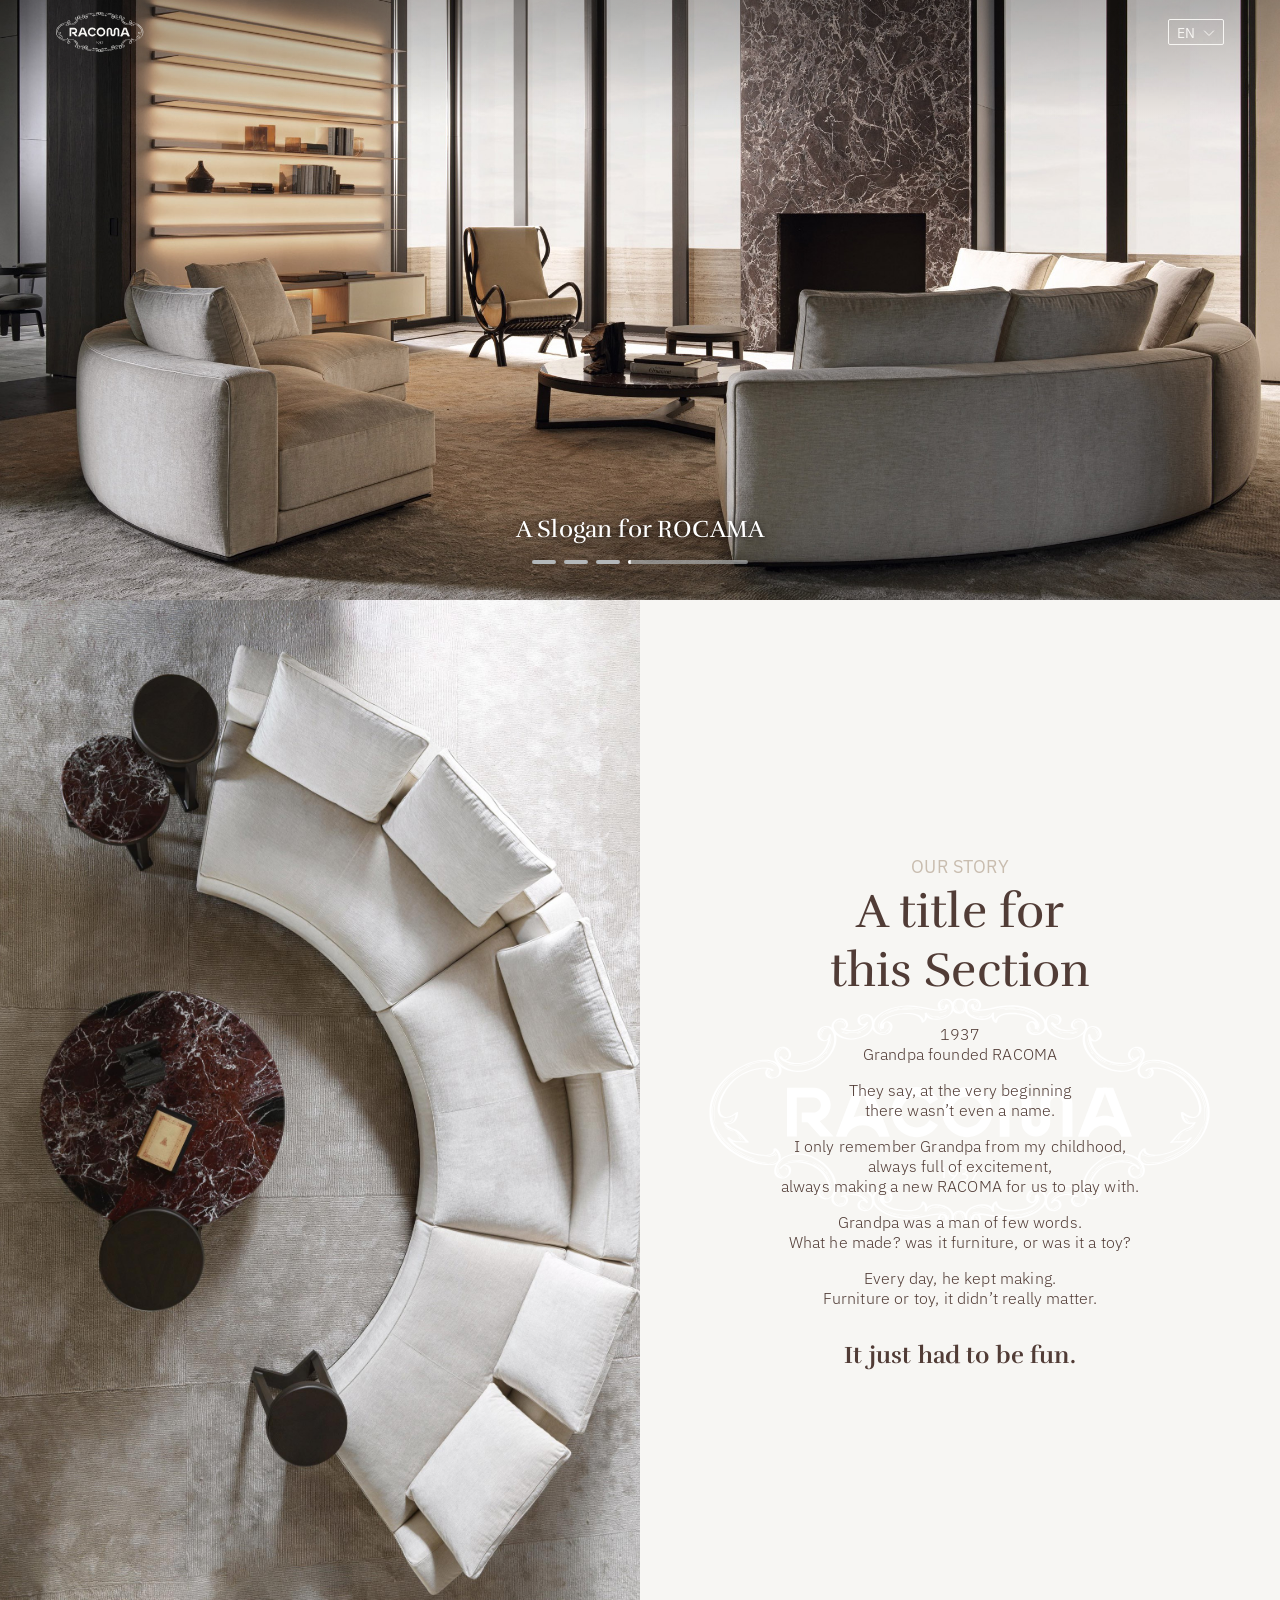
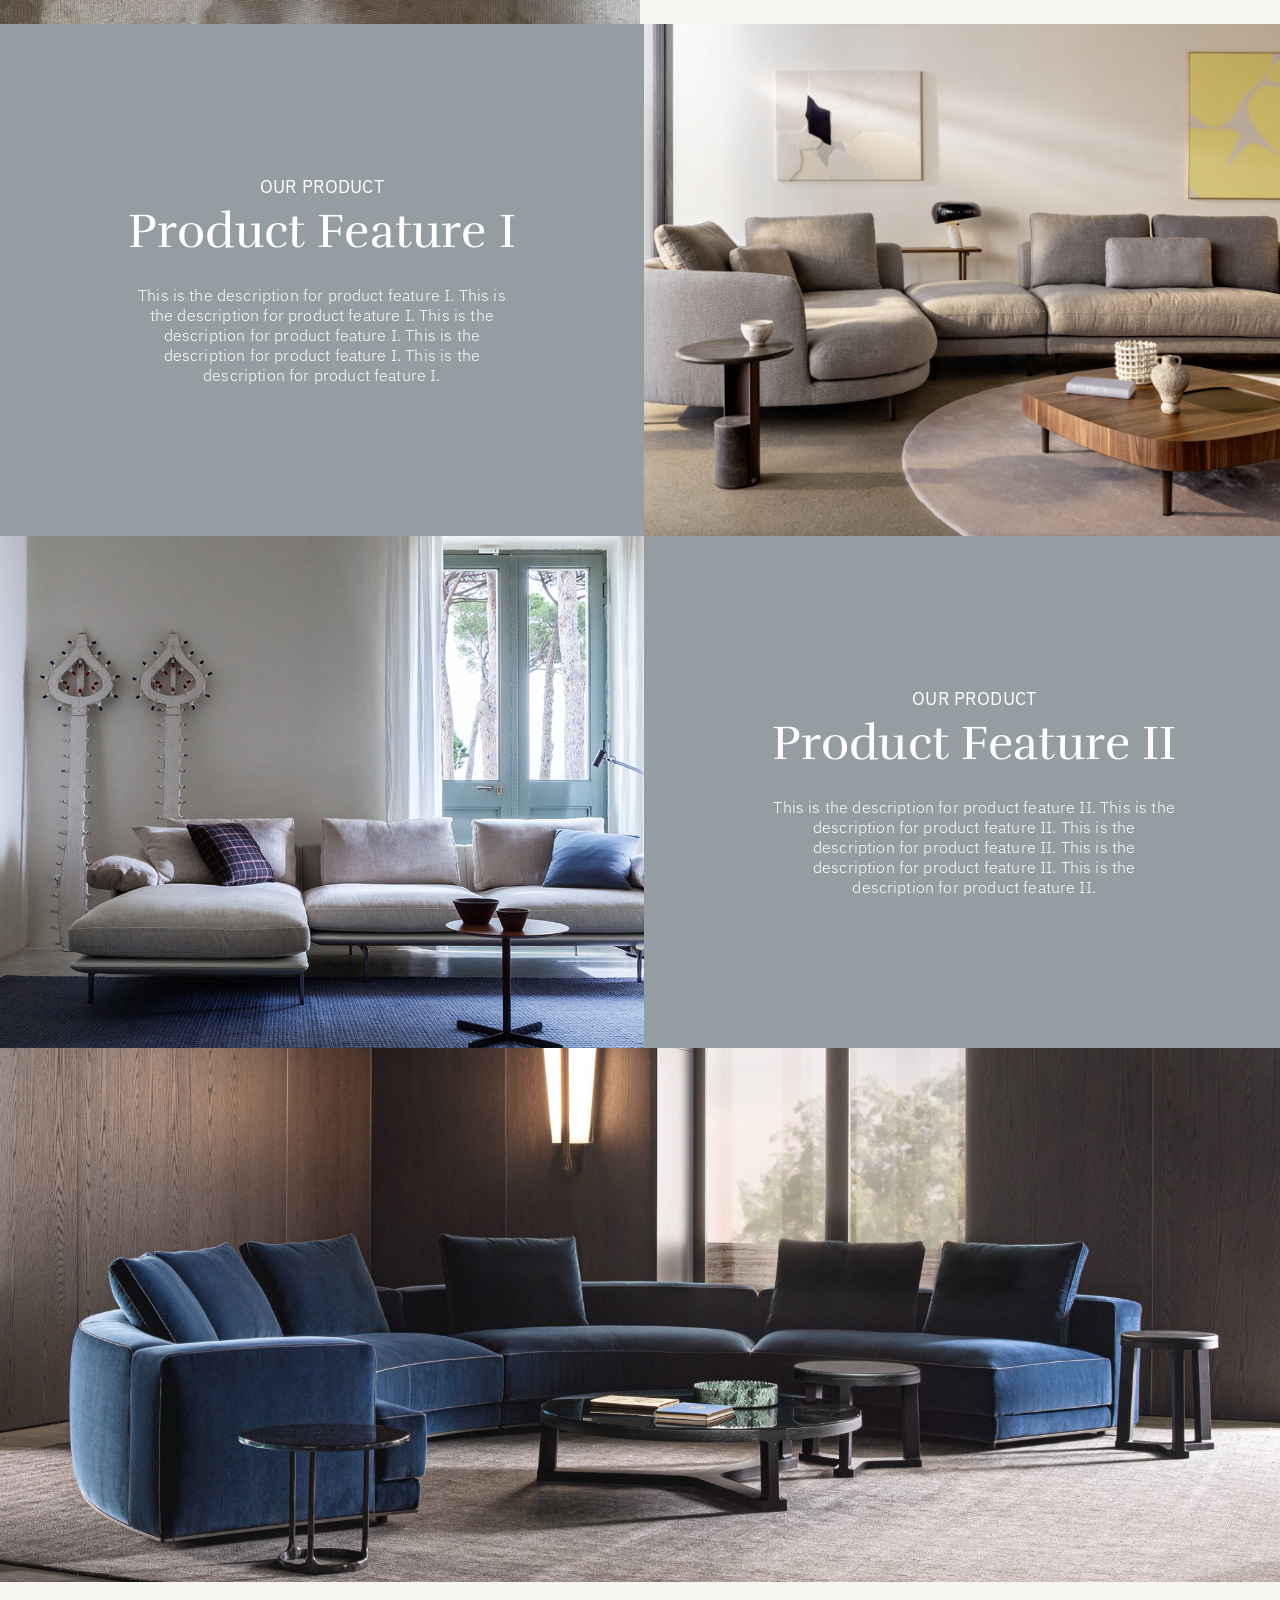
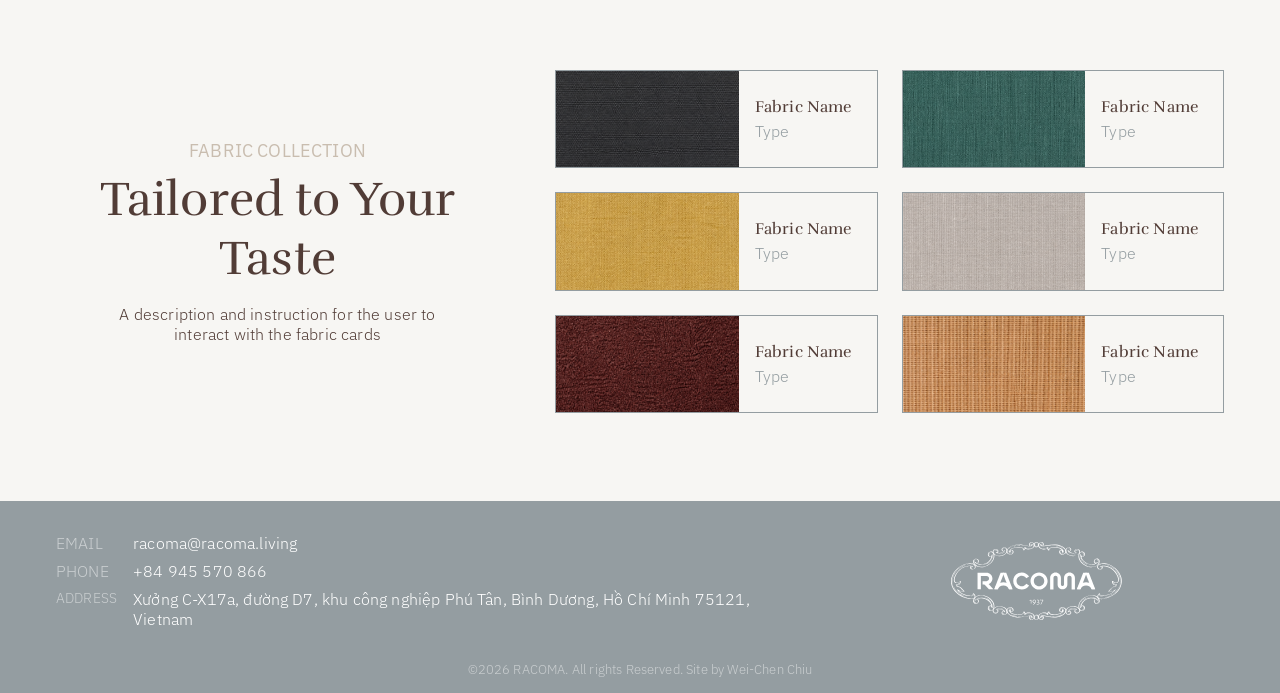
<file: index.html>
<!doctype html>
<html lang="en">
<head>
  <meta charset="utf-8">
  <meta name="viewport" content="width=device-width,initial-scale=1">
  <title>RACOMA</title>
  <style>
    @font-face{font-family:"IBM Plex Sans";src:url("assets/fonts/ibm-plex-sans-300.ttf") format("truetype");font-style:normal;font-weight:300;font-display:swap}
    @font-face{font-family:"IBM Plex Sans";src:url("assets/fonts/ibm-plex-sans-400.ttf") format("truetype");font-style:normal;font-weight:400;font-display:swap}
    @font-face{font-family:"Rufina";src:url("assets/fonts/rufina-400.ttf") format("truetype");font-style:normal;font-weight:400;font-display:swap}
    @font-face{font-family:"Rufina";src:url("assets/fonts/rufina-700.ttf") format("truetype");font-style:normal;font-weight:700;font-display:swap}
    :root{--paper:#f7f6f3;--ink:#513c36;--muted:#c9bdaf;--footer:#949da1;--line:#949da1;--gray:#949da1;--black:#221e1f;--cool:#b3b7b9}
    *{box-sizing:border-box}
    html{scroll-behavior:smooth}
    body{margin:0;background:var(--paper);color:var(--ink);font-family:"IBM Plex Sans",Arial,sans-serif;font-weight:300;letter-spacing:.16px}
    h1,h2,h3,p{margin:0}
    img{display:block;max-width:100%}
    .nav{height:60px;padding:12px 56px 8px;display:flex;align-items:center;justify-content:space-between;background:transparent;box-shadow:none;position:fixed;inset:0 0 auto;z-index:3;color:#fff}
    .nav.is-scrolled{background:var(--footer);box-shadow:0 4px 5px rgba(81,60,54,.2);color:#fff}
    .nav-brand{position:relative;display:block;width:88px;height:40px}
    .nav-brand .nav-logo{position:absolute;inset:0}
    .nav-logo-dark{opacity:0}
    .nav .lang{color:#f7f6f3;border-color:#f7f6f3;background-image:url("assets/chevron-down-white.svg")}
    .brand{display:block;object-fit:contain}
    .nav-logo{width:88px;height:40px}
    .lang{appearance:none;height:26px;border:1px solid var(--black);border-radius:2px;background:transparent url("assets/chevron-down-dark.svg") calc(100% - 5px) center/18px 18px no-repeat;color:var(--black);padding:4px 27px 4px 8px;font:400 14px/normal "IBM Plex Sans",sans-serif;letter-spacing:.16px}
    .hero{height:66.667vh;height:66.667dvh;background:url("assets/hero.png") center 57%/cover no-repeat;position:relative;color:#fff;overflow:hidden}
    .hero-copy{position:absolute;left:50%;bottom:35.67px;transform:translateX(-50%);text-align:center;white-space:nowrap}
    .hero-copy h1{font:400 24px/normal "Rufina",serif;text-shadow:none}
    .dots{display:flex;gap:8px;justify-content:center;margin-top:16px}
    .dot{width:24px;height:4px;border-radius:1000px;background:var(--cool);border:0;padding:0;cursor:pointer;transition:.35s}
    .dot.active{width:120px;background:#fff}
    .story{height:1024px;display:grid;grid-template-columns:1fr 1fr;background:var(--paper)}
    .story-photo{background:url("assets/story.png") center/cover no-repeat}
    .story-copy{display:flex;align-items:center;justify-content:center;text-align:center;position:relative;overflow:hidden}
    .story-inner{width:100%;max-width:720px;position:relative;z-index:1}
    .eyebrow{text-transform:uppercase;color:var(--muted);font-size:18px;font-weight:400;line-height:normal;margin-bottom:4px}
    .display{font:400 48px/normal "Rufina",serif;color:var(--ink)}
    .story-lines{margin:24px auto 0;max-width:392px;font-size:16px;line-height:normal}
    .story-content{display:flex;flex-direction:column;gap:16px}
    .story-lines strong{display:block;font:700 24px/normal "Rufina",serif;margin-top:32px}
    .watermark{position:absolute;width:501.425px;height:auto;left:50%;top:50%;transform:translate(-50%,-50%);pointer-events:none}
    .products{display:grid;grid-template-columns:1fr 1fr;grid-template-rows:512px 512px}.product{display:contents}
    .product-image{background-position:center;background-size:cover}
    .p1{background-image:url("assets/product-1.png")}
    .p2{background-image:url("assets/product-2.png")}
    .product-copy{background:var(--gray);color:#fff;display:flex;align-items:center;justify-content:center;text-align:center;padding:56px 128px}
    .product-copy .eyebrow{color:#fff}
    .product-copy .inner{width:100%;max-width:464px}
    .product-copy h2{font:400 48px/normal "Rufina",serif;margin:4px 0 24px;white-space:nowrap}
    .product-copy p{font-size:16px;line-height:normal}
    .collection-photo{height:534px;background:url("assets/collection.png") center 86%/100% auto no-repeat}
    .collection-body{height:519px;display:flex;align-items:stretch;padding:88px 56px 88px 0}
    .collection-copy{width:555px;flex:0 0 555px;display:flex;flex-direction:column;align-items:center;justify-content:center;text-align:center;padding:0 15px}
    .collection-copy h2{font:400 48px/normal "Rufina",serif;margin:4px 0 16px}
    .collection-copy p{width:359px;font-size:16px;line-height:normal}
    .click-hint{display:none}
    .materials{height:343px;flex:1;display:grid;grid-template-columns:1fr 1fr;grid-template-rows:repeat(3,1fr);gap:24px}
    .material{border:1px solid var(--line);display:grid;grid-template-columns:182.75px 1fr;background:var(--paper);min-width:0}
    .material-image{position:relative;width:182.75px;height:100%;overflow:hidden}
    .material-image img{position:absolute;max-width:none}
    .material:nth-child(1) .material-image img{inset:0;width:100%;height:100%;object-fit:cover}
    .material:nth-child(2) .material-image img{width:116.77%;height:181.97%;left:-8.38%;top:-40.98%}
    .material:nth-child(3) .material-image img{width:121.56%;height:189.43%;left:-10.78%;top:-44.72%}
    .material:nth-child(4) .material-image img{width:144.58%;height:106.25%;left:-22.29%;top:-3.13%}
    .material:nth-child(5) .material-image img{width:116.17%;height:181.03%;left:-8.08%;top:-40.52%}
    .material:nth-child(6) .material-image img{width:114.97%;height:179.17%;left:-7.49%;top:-39.58%}
    .material-text{display:flex;justify-content:center;flex-direction:column;gap:4px;padding:16px}
    .material h3{font:400 16px/normal "Rufina",serif;white-space:nowrap}
    .material p{font-size:16px;line-height:normal;color:var(--gray)}
    footer{height:192px;background:var(--footer);color:#fff;display:grid;grid-template-columns:1fr 431px;grid-template-rows:80px 16px;row-gap:40px;align-items:center;padding:40px 56px 16px;font-size:16px}
    .contact{display:grid;grid-template-columns:max-content 1fr;grid-template-rows:repeat(3,max-content);gap:8px 16px;line-height:normal;width:100%;margin:0}.contact>div{display:contents}
    .contact dt{text-transform:uppercase;opacity:.5}.contact dd{margin:0}.contact .address dt{font-size:14px}
    .footer-logo{width:171px;height:auto;justify-self:center;transform:translateX(28px)}
    .copyright{color:rgba(255,255,255,.5);grid-column:1/-1;font-size:13px;line-height:normal;text-align:center;white-space:nowrap}
    .reveal{opacity:1;transform:none;transition:opacity .8s ease,transform .8s ease}
    @media(max-width:700px){
      .nav{height:64px;padding:16px 24px}
      .nav-brand{width:70.43px;height:32px}
      .nav-logo{width:70.43px;height:32px}
      .lang{height:26px}
      .hero{height:66.667vh;height:66.667dvh;background-position:51% center}
      .hero-copy{bottom:48px;width:100%;padding:0 24px}
      .hero-copy h1{font-size:20px}
      .dots{margin-top:16px}.dot{width:24px}.dot.active{width:120px}
      .story{height:852px;display:block}.story-photo{display:none}.story-copy{height:100%;padding:0 24px}
      .story-inner{width:100%;max-width:345px}.eyebrow{font-size:16px}.display{font-size:32px}
      .story-lines{font-size:14px;margin-top:32px;max-width:345px}.story-content{gap:16px}.story-lines strong{font-size:24px;margin-top:32px}
      .watermark{width:333.425px}
      .products{display:block}
      .product{display:flex;flex-direction:column;height:591px}
      .product-image{height:300px;flex:0 0 300px}
      .product-copy{height:291px;flex:0 0 291px;padding:56px 24px}
      .product-copy h2{font-size:32px;margin:4px 0 24px}.product-copy p{font-size:14px;line-height:normal}
      .product.one .product-image{background-image:url("assets/product-2.png");order:0}.product.one .product-copy{order:1}
      .product.two .product-image{background-image:url("assets/product-1.png");order:0}.product.two .product-copy{order:1}
      .collection-photo{height:300px;background-position:center;background-size:cover}
      .collection-body{height:590px;display:block;padding:0;overflow:hidden}
      .collection-copy{width:100%;height:345px;padding:56px 24px 24px}.collection-copy h2{font-size:32px;margin:4px 0 24px;white-space:nowrap}.collection-copy p{width:305px;font-size:14px;line-height:normal}
      .click-hint{display:block;margin-top:48px;font-size:14px}.click-hint span{display:block;height:32px;width:14px;margin:8px auto 0;position:relative}.click-hint span img{position:absolute;left:0;top:-.25px;max-width:none}
      .materials{height:245px;display:flex;overflow-x:auto;gap:10px;padding:0 24px 56px;scroll-snap-type:x mandatory;scrollbar-width:none}.materials::-webkit-scrollbar{display:none}
      .material{min-width:185px;height:189px;display:grid;grid-template-columns:1fr;grid-template-rows:124px 63px;scroll-snap-align:start}.material-image{width:183px;height:124px}.material-text{padding:12px}.material h3{font-size:14px}.material p{font-size:14px;margin:0}
      footer{height:350px;display:flex;flex-direction:column;gap:48px;justify-content:center;padding:40px 24px 20px;font-size:14px}
      .contact{grid-template-columns:1fr 1fr;grid-template-rows:auto auto;gap:24px 20px}.contact>div{display:flex;flex-direction:column;gap:6px}.contact .address{grid-column:1 / -1;margin:0}.contact dt{margin:0}.contact dd{line-height:normal}
      .contact .address dt{font-size:14px}.footer-logo{width:118.85px;height:auto;margin:0 auto;transform:none}.copyright{font-size:11px}
    }
    @media(prefers-reduced-motion:reduce){html{scroll-behavior:auto}.reveal{opacity:1;transform:none;transition:none}}
  </style>
  <link rel="stylesheet" href="hero-carousel.css">
</head>
<body>
  <header class="nav">
    <span class="nav-brand"><img class="brand nav-logo nav-logo-white" src="assets/logo-white.svg" alt="RACOMA"><img class="brand nav-logo nav-logo-dark" src="assets/logo-dark.svg" alt="" aria-hidden="true"></span>
    <select class="lang" aria-label="Language"><option>EN</option><option>VI</option></select>
  </header>
  <main>
    <section class="hero" data-carousel-transition="crossfade" aria-label="RACOMA living room">
      <div class="hero-copy"><h1>A Slogan for ROCAMA</h1><div class="dots" aria-label="Hero slides"><button class="dot"></button><button class="dot"></button><button class="dot"></button><button class="dot active"></button></div></div>
    </section>
    <section class="story">
      <div class="story-photo" role="img" aria-label="Curved sofa viewed from above"></div>
      <div class="story-copy">
        <img class="watermark" src="assets/logo-white-wide.svg" alt="" aria-hidden="true">
        <div class="story-inner reveal">
          <div class="eyebrow">Our Story</div>
          <h2 class="display">A title for<br>this Section</h2>
          <div class="story-lines">
            <div class="story-content">
              <p>1937<br>Grandpa founded RACOMA</p>
              <p>They say, at the very beginning<br>there wasn’t even a name.</p>
              <p>I only remember Grandpa from my childhood,<br>always full of excitement,<br>always making a new RACOMA for us to play with.</p>
              <p>Grandpa was a man of few words.<br>What he made? was it furniture, or was it a toy?</p>
              <p>Every day, he kept making.<br>Furniture or toy, it didn’t really matter.</p>
            </div>
            <strong>It just had to be fun.</strong>
          </div>
        </div>
      </div>
    </section>
    <section class="products">
      <div class="product one">
        <div class="product-copy"><div class="inner reveal"><div class="eyebrow">Our Product</div><h2>Product Feature I</h2><p>This is the description for product feature I. This is the description for product feature I. This is the description for product feature I. This is the description for product feature I. This is the description for product feature I.</p></div></div>
        <div class="product-image p1" role="img" aria-label="Warm gray RACOMA sofa"></div>
      </div>
      <div class="product two">
        <div class="product-image p2" role="img" aria-label="White RACOMA sofa"></div>
        <div class="product-copy"><div class="inner reveal"><div class="eyebrow">Our Product</div><h2>Product Feature II</h2><p>This is the description for product feature II. This is the description for product feature II. This is the description for product feature II. This is the description for product feature II. This is the description for product feature II.</p></div></div>
      </div>
    </section>
    <section class="collection">
      <div class="collection-photo" role="img" aria-label="Blue modular RACOMA sofa"></div>
      <div class="collection-body">
        <div class="collection-copy reveal"><div class="eyebrow">fabric collection</div><h2>Tailored to Your<br>Taste</h2><p>A description and instruction for the user to interact with the fabric cards</p><div class="click-hint">Click<span><img src="assets/button-arrow.svg" alt=""></span></div></div>
        <div class="materials" id="materials">
          <article class="material"><div class="material-image"><img src="assets/fabric-1.png" alt="Fjordweave texture"></div><div class="material-text"><h3>Fabric Name</h3><p>Type</p></div></article>
          <article class="material"><div class="material-image"><img src="assets/fabric-2.png" alt="Ljusdal Bouclé texture"></div><div class="material-text"><h3>Fabric Name</h3><p>Type</p></div></article>
          <article class="material"><div class="material-image"><img src="assets/fabric-3.png" alt="Nordhavn Linen texture"></div><div class="material-text"><h3>Fabric Name</h3><p>Type</p></div></article>
          <article class="material"><div class="material-image"><img src="assets/fabric-4.png" alt="Vinterholm Textile texture"></div><div class="material-text"><h3>Fabric Name</h3><p>Type</p></div></article>
          <article class="material"><div class="material-image"><img src="assets/fabric-5.png" alt="Skagen Wool texture"></div><div class="material-text"><h3>Fabric Name</h3><p>Type</p></div></article>
          <article class="material"><div class="material-image"><img src="assets/fabric-6.png" alt="Svalen Weave texture"></div><div class="material-text"><h3>Fabric Name</h3><p>Type</p></div></article>
        </div>
      </div>
    </section>
  </main>
  <footer>
    <dl class="contact"><div><dt>Email</dt><dd>racoma@racoma.living</dd></div><div><dt>Phone</dt><dd>+84 945 570 866</dd></div><div class="address"><dt>Address</dt><dd>Xưởng C-X17a, đường D7, khu công nghiệp Phú Tân, Bình Dương, Hồ Chí Minh 75121, Vietnam</dd></div></dl>
    <img class="brand footer-logo" src="assets/logo-white-wide.svg" alt="RACOMA">
    <div class="copyright">©2026 RACOMA. All rights Reserved. Site by Wei-Chen Chiu</div>
  </footer>
  <script>
    const nav=document.querySelector('.nav');
    const updateNav=()=>nav.classList.toggle('is-scrolled',window.scrollY>48);
    window.addEventListener('scroll',updateNav,{passive:true});
    window.addEventListener('pageshow',updateNav);
    updateNav();
    const observer=new IntersectionObserver(items=>items.forEach(item=>{if(item.isIntersecting)item.target.classList.add('visible')}),{threshold:.18});
    document.querySelectorAll('.reveal').forEach(el=>observer.observe(el));
    document.querySelector('.click-hint')?.addEventListener('click',()=>document.querySelector('#materials').scrollBy({left:195,behavior:'smooth'}));
  </script>
  <script src="hero-carousel.js"></script>
</body>
</html>
</file>
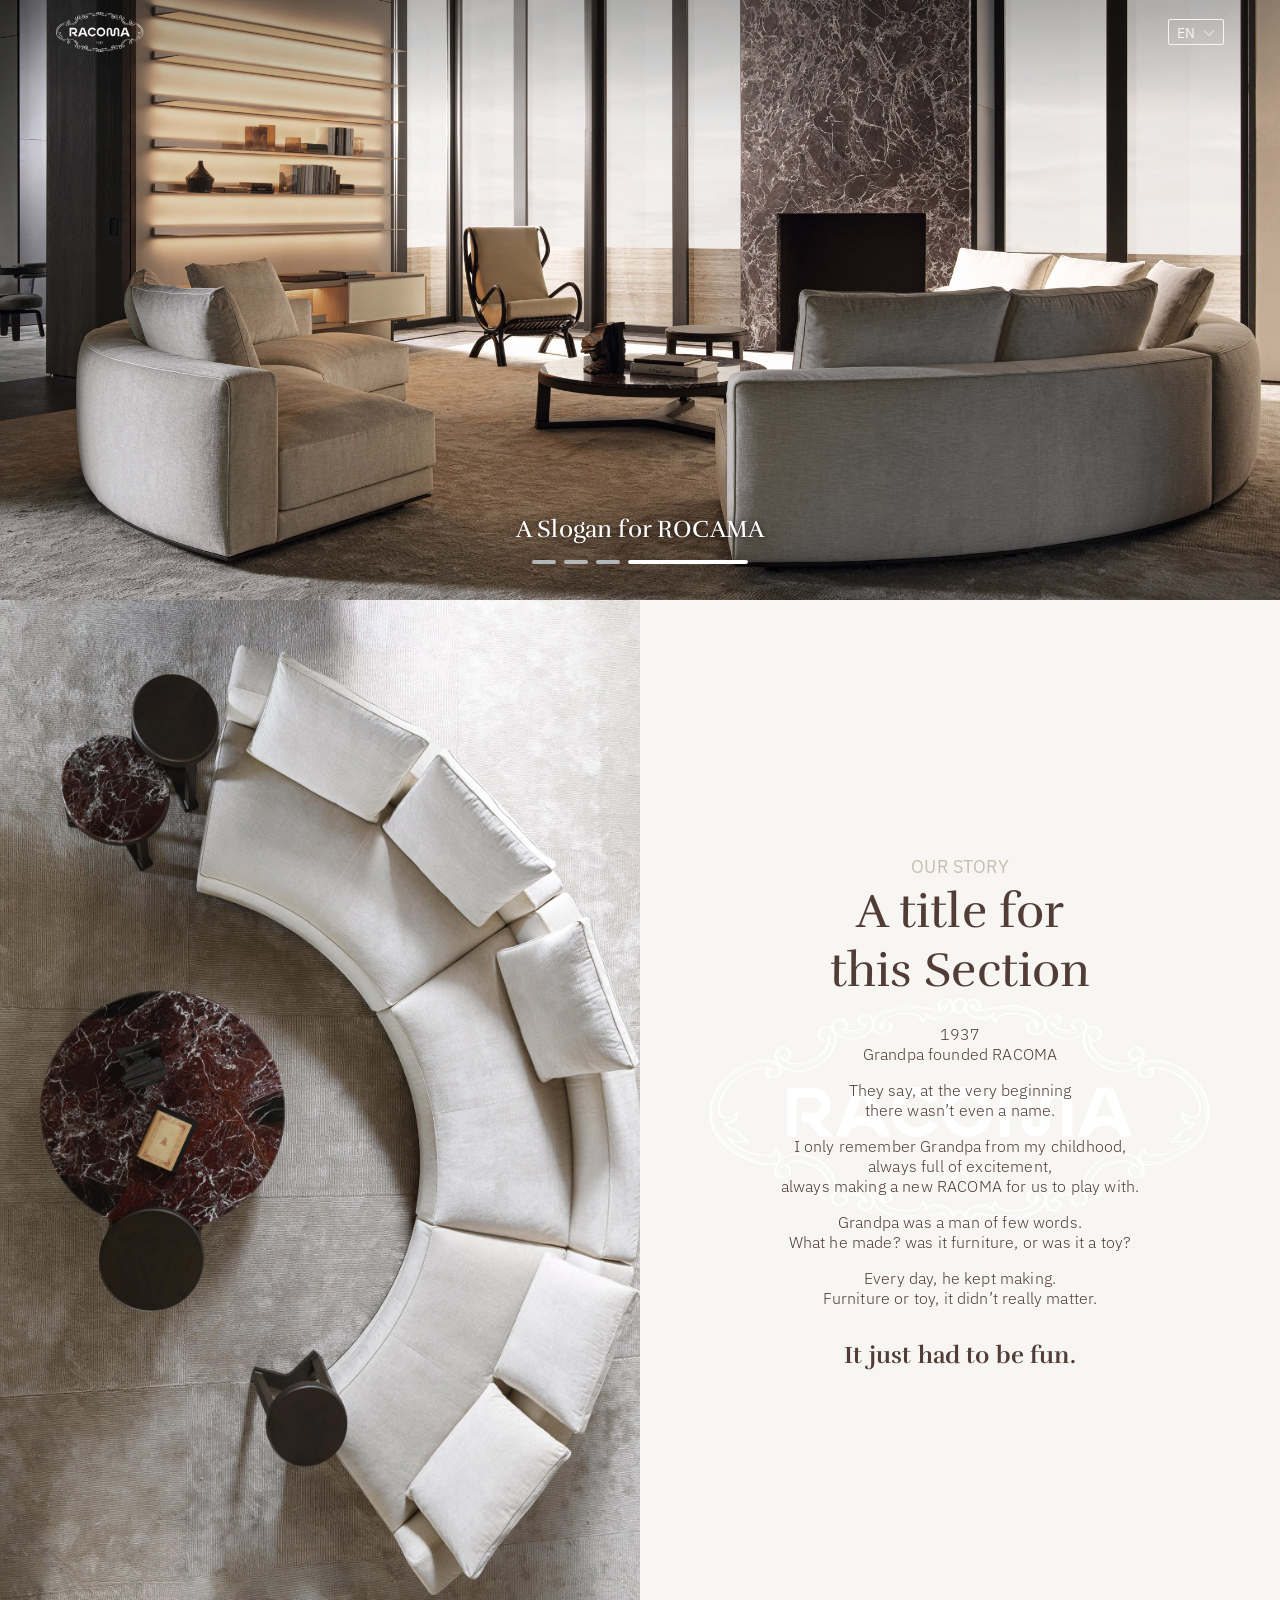
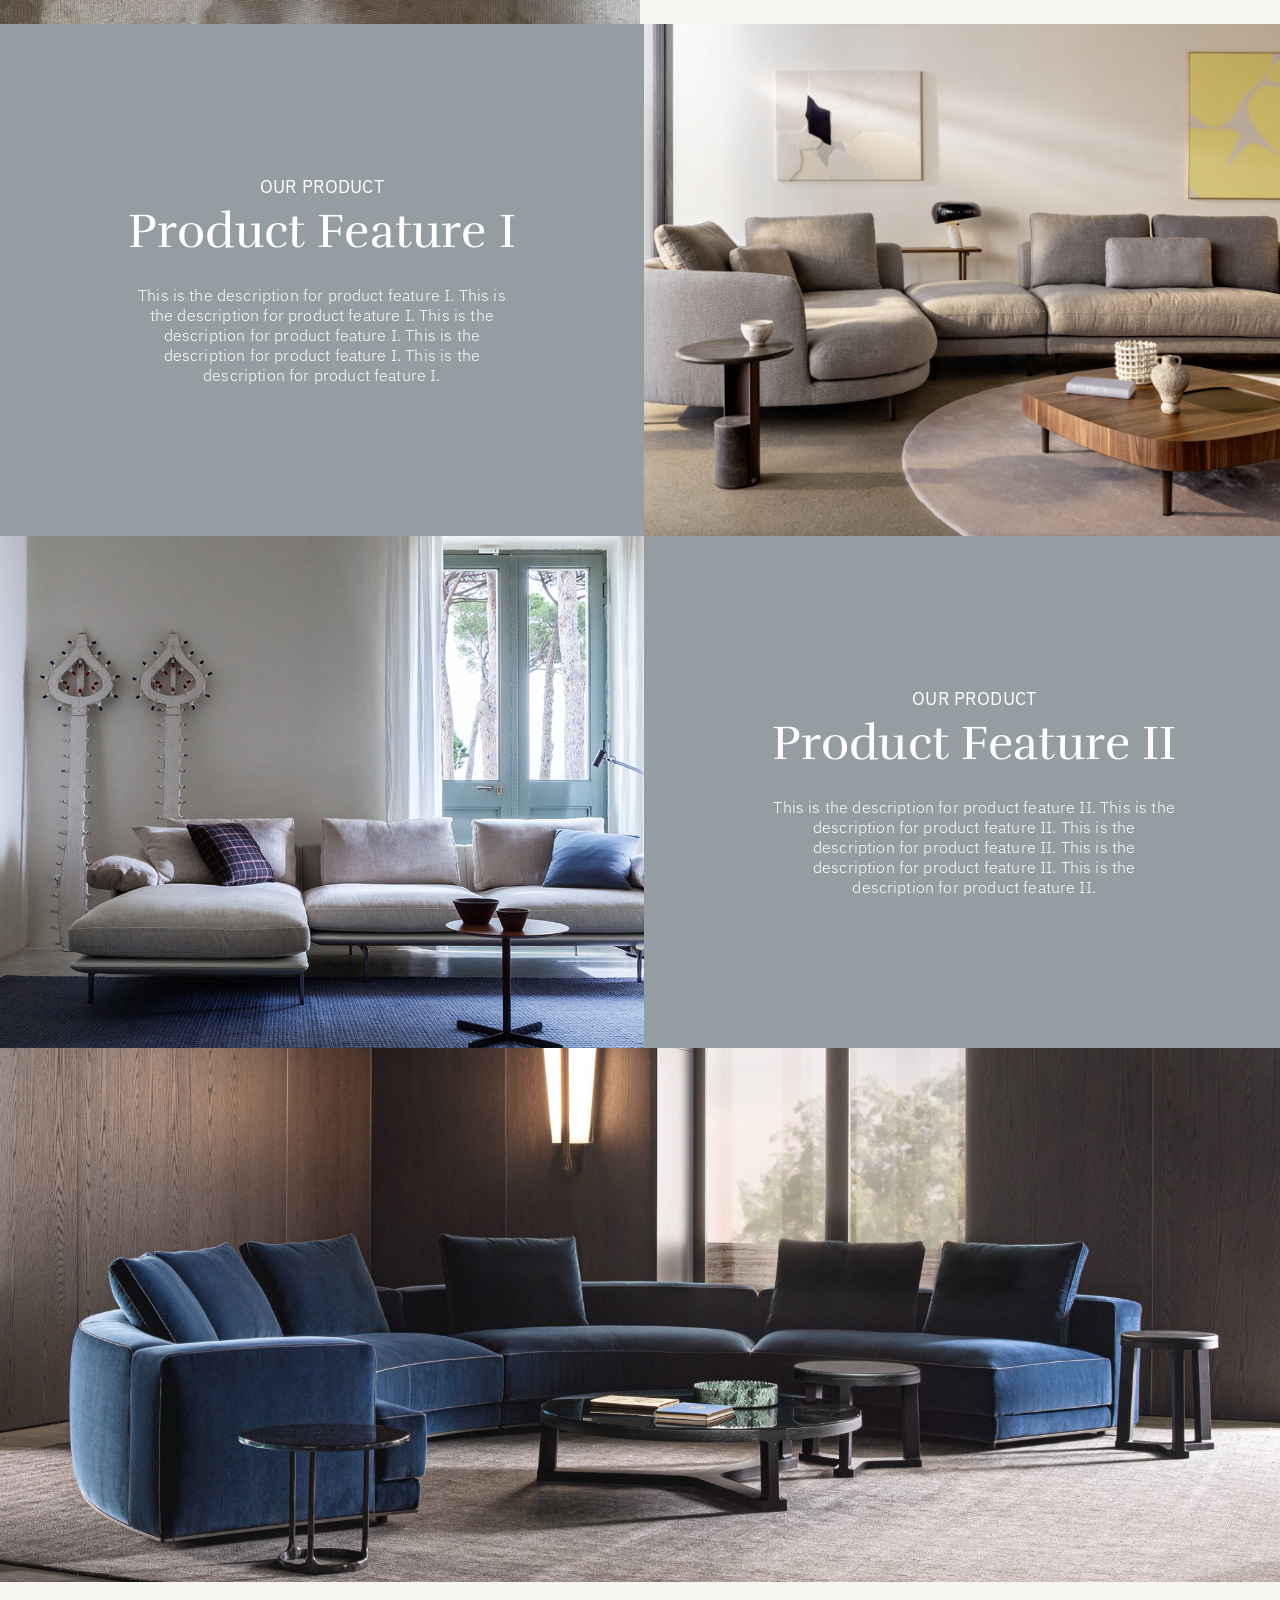
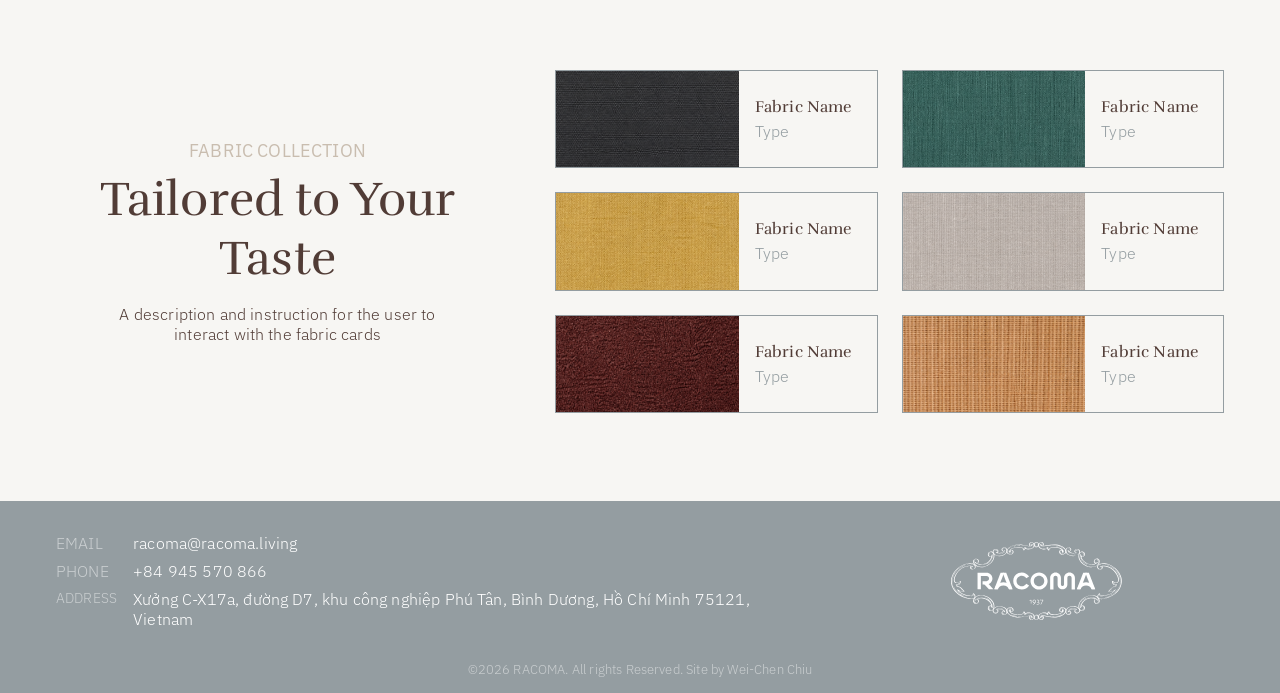
<file: animation-a.html>
<!doctype html>
<html lang="en">
<head>
  <meta charset="utf-8">
  <meta name="viewport" content="width=device-width,initial-scale=1">
  <title>RACOMA · Animation A</title>
  <style>
    @font-face{font-family:"IBM Plex Sans";src:url("assets/fonts/ibm-plex-sans-300.ttf") format("truetype");font-style:normal;font-weight:300;font-display:swap}
    @font-face{font-family:"IBM Plex Sans";src:url("assets/fonts/ibm-plex-sans-400.ttf") format("truetype");font-style:normal;font-weight:400;font-display:swap}
    @font-face{font-family:"Rufina";src:url("assets/fonts/rufina-400.ttf") format("truetype");font-style:normal;font-weight:400;font-display:swap}
    @font-face{font-family:"Rufina";src:url("assets/fonts/rufina-700.ttf") format("truetype");font-style:normal;font-weight:700;font-display:swap}
    :root{--paper:#f7f6f3;--ink:#513c36;--muted:#c9bdaf;--footer:#949da1;--line:#949da1;--gray:#949da1;--black:#221e1f;--cool:#b3b7b9}
    *{box-sizing:border-box}
    html{scroll-behavior:smooth}
    body{margin:0;background:var(--paper);color:var(--ink);font-family:"IBM Plex Sans",Arial,sans-serif;font-weight:300;letter-spacing:.16px}
    h1,h2,h3,p{margin:0}
    img{display:block;max-width:100%}
    .nav{height:60px;padding:12px 56px 8px;display:flex;align-items:center;justify-content:space-between;background:transparent;box-shadow:none;position:fixed;inset:0 0 auto;z-index:3;color:#fff}
    .nav.is-scrolled{background:var(--footer);box-shadow:0 4px 5px rgba(81,60,54,.2);color:#fff}
    .nav-brand{position:relative;display:block;width:88px;height:40px}
    .nav-brand .nav-logo{position:absolute;inset:0}
    .nav-logo-dark{opacity:0}
    .nav .lang{color:#f7f6f3;border-color:#f7f6f3;background-image:url("assets/chevron-down-white.svg")}
    .brand{display:block;object-fit:contain}
    .nav-logo{width:88px;height:40px}
    .lang{appearance:none;height:26px;border:1px solid var(--black);border-radius:2px;background:transparent url("assets/chevron-down-dark.svg") calc(100% - 5px) center/18px 18px no-repeat;color:var(--black);padding:4px 27px 4px 8px;font:400 14px/normal "IBM Plex Sans",sans-serif;letter-spacing:.16px}
    .hero{height:66.667vh;height:66.667dvh;background:url("assets/hero.png") center 57%/cover no-repeat;position:relative;color:#fff;overflow:hidden}
    .hero-copy{position:absolute;left:50%;bottom:35.67px;transform:translateX(-50%);text-align:center;white-space:nowrap}
    .hero-copy h1{font:400 24px/normal "Rufina",serif;text-shadow:none}
    .dots{display:flex;gap:8px;justify-content:center;margin-top:16px}
    .dot{width:24px;height:4px;border-radius:1000px;background:var(--cool);border:0;padding:0;cursor:pointer;transition:.35s}
    .dot.active{width:120px;background:#fff}
    .story{height:1024px;display:grid;grid-template-columns:1fr 1fr;background:var(--paper)}
    .story-photo{background:url("assets/story.png") center/cover no-repeat}
    .story-copy{display:flex;align-items:center;justify-content:center;text-align:center;position:relative;overflow:hidden}
    .story-inner{width:100%;max-width:720px;position:relative;z-index:1}
    .eyebrow{text-transform:uppercase;color:var(--muted);font-size:18px;font-weight:400;line-height:normal;margin-bottom:4px}
    .display{font:400 48px/normal "Rufina",serif;color:var(--ink)}
    .story-lines{margin:24px auto 0;max-width:392px;font-size:16px;line-height:normal}
    .story-content{display:flex;flex-direction:column;gap:16px}
    .story-lines strong{display:block;font:700 24px/normal "Rufina",serif;margin-top:32px}
    .watermark{position:absolute;width:501.425px;height:auto;left:50%;top:50%;transform:translate(-50%,-50%);pointer-events:none}
    .products{display:grid;grid-template-columns:1fr 1fr;grid-template-rows:512px 512px}.product{display:contents}
    .product-image{background-position:center;background-size:cover}
    .p1{background-image:url("assets/product-1.png")}
    .p2{background-image:url("assets/product-2.png")}
    .product-copy{background:var(--gray);color:#fff;display:flex;align-items:center;justify-content:center;text-align:center;padding:56px 128px}
    .product-copy .eyebrow{color:#fff}
    .product-copy .inner{width:100%;max-width:464px}
    .product-copy h2{font:400 48px/normal "Rufina",serif;margin:4px 0 24px;white-space:nowrap}
    .product-copy p{font-size:16px;line-height:normal}
    .collection-photo{height:534px;background:url("assets/collection.png") center 86%/100% auto no-repeat}
    .collection-body{height:519px;display:flex;align-items:stretch;padding:88px 56px 88px 0}
    .collection-copy{width:555px;flex:0 0 555px;display:flex;flex-direction:column;align-items:center;justify-content:center;text-align:center;padding:0 15px}
    .collection-copy h2{font:400 48px/normal "Rufina",serif;margin:4px 0 16px}
    .collection-copy p{width:359px;font-size:16px;line-height:normal}
    .click-hint{display:none}
    .materials{height:343px;flex:1;display:grid;grid-template-columns:1fr 1fr;grid-template-rows:repeat(3,1fr);gap:24px}
    .material{border:1px solid var(--line);display:grid;grid-template-columns:182.75px 1fr;background:var(--paper);min-width:0}
    .material-image{position:relative;width:182.75px;height:100%;overflow:hidden}
    .material-image img{position:absolute;max-width:none}
    .material:nth-child(1) .material-image img{inset:0;width:100%;height:100%;object-fit:cover}
    .material:nth-child(2) .material-image img{width:116.77%;height:181.97%;left:-8.38%;top:-40.98%}
    .material:nth-child(3) .material-image img{width:121.56%;height:189.43%;left:-10.78%;top:-44.72%}
    .material:nth-child(4) .material-image img{width:144.58%;height:106.25%;left:-22.29%;top:-3.13%}
    .material:nth-child(5) .material-image img{width:116.17%;height:181.03%;left:-8.08%;top:-40.52%}
    .material:nth-child(6) .material-image img{width:114.97%;height:179.17%;left:-7.49%;top:-39.58%}
    .material-text{display:flex;justify-content:center;flex-direction:column;gap:4px;padding:16px}
    .material h3{font:400 16px/normal "Rufina",serif;white-space:nowrap}
    .material p{font-size:16px;line-height:normal;color:var(--gray)}
    footer{height:192px;background:var(--footer);color:#fff;display:grid;grid-template-columns:1fr 431px;grid-template-rows:80px 16px;row-gap:40px;align-items:center;padding:40px 56px 16px;font-size:16px}
    .contact{display:grid;grid-template-columns:max-content 1fr;grid-template-rows:repeat(3,max-content);gap:8px 16px;line-height:normal;width:100%;margin:0}.contact>div{display:contents}
    .contact dt{text-transform:uppercase;opacity:.5}.contact dd{margin:0}.contact .address dt{font-size:14px}
    .footer-logo{width:171px;height:auto;justify-self:center;transform:translateX(28px)}
    .copyright{color:rgba(255,255,255,.5);grid-column:1/-1;font-size:13px;line-height:normal;text-align:center;white-space:nowrap}
    .reveal{opacity:1;transform:none;transition:opacity .8s ease,transform .8s ease}
    @media(max-width:700px){
      .nav{height:64px;padding:16px 24px}
      .nav-brand{width:70.43px;height:32px}
      .nav-logo{width:70.43px;height:32px}
      .lang{height:26px}
      .hero{height:66.667vh;height:66.667dvh;background-position:51% center}
      .hero-copy{bottom:48px;width:100%;padding:0 24px}
      .hero-copy h1{font-size:20px}
      .dots{margin-top:16px}.dot{width:24px}.dot.active{width:120px}
      .story{height:852px;display:block}.story-photo{display:none}.story-copy{height:100%;padding:0 24px}
      .story-inner{width:100%;max-width:345px}.eyebrow{font-size:16px}.display{font-size:32px}
      .story-lines{font-size:14px;margin-top:32px;max-width:345px}.story-content{gap:16px}.story-lines strong{font-size:24px;margin-top:32px}
      .watermark{width:333.425px}
      .products{display:block}
      .product{display:flex;flex-direction:column;height:591px}
      .product-image{height:300px;flex:0 0 300px}
      .product-copy{height:291px;flex:0 0 291px;padding:56px 24px}
      .product-copy h2{font-size:32px;margin:4px 0 24px}.product-copy p{font-size:14px;line-height:normal}
      .product.one .product-image{background-image:url("assets/product-2.png");order:0}.product.one .product-copy{order:1}
      .product.two .product-image{background-image:url("assets/product-1.png");order:0}.product.two .product-copy{order:1}
      .collection-photo{height:300px;background-position:center;background-size:cover}
      .collection-body{height:590px;display:block;padding:0;overflow:hidden}
      .collection-copy{width:100%;height:345px;padding:56px 24px 24px}.collection-copy h2{font-size:32px;margin:4px 0 24px;white-space:nowrap}.collection-copy p{width:305px;font-size:14px;line-height:normal}
      .click-hint{display:block;margin-top:48px;font-size:14px}.click-hint span{display:block;height:32px;width:14px;margin:8px auto 0;position:relative}.click-hint span img{position:absolute;left:0;top:-.25px;max-width:none}
      .materials{height:245px;display:flex;overflow-x:auto;gap:10px;padding:0 24px 56px;scroll-snap-type:x mandatory;scrollbar-width:none}.materials::-webkit-scrollbar{display:none}
      .material{min-width:185px;height:189px;display:grid;grid-template-columns:1fr;grid-template-rows:124px 63px;scroll-snap-align:start}.material-image{width:183px;height:124px}.material-text{padding:12px}.material h3{font-size:14px}.material p{font-size:14px;margin:0}
      footer{height:350px;display:flex;flex-direction:column;gap:48px;justify-content:center;padding:40px 24px 20px;font-size:14px}
      .contact{grid-template-columns:1fr 1fr;grid-template-rows:auto auto;gap:24px 20px}.contact>div{display:flex;flex-direction:column;gap:6px}.contact .address{grid-column:1 / -1;margin:0}.contact dt{margin:0}.contact dd{line-height:normal}
      .contact .address dt{font-size:14px}.footer-logo{width:118.85px;height:auto;margin:0 auto;transform:none}.copyright{font-size:11px}
    }
    @media(prefers-reduced-motion:reduce){html{scroll-behavior:auto}.reveal{opacity:1;transform:none;transition:none}}
  </style>
  <link rel="stylesheet" href="hero-carousel.css">
  <link rel="stylesheet" href="motion-presets.css">
</head>
<body data-motion-theme="a">
  <header class="nav">
    <span class="nav-brand"><img class="brand nav-logo nav-logo-white" src="assets/logo-white.svg" alt="RACOMA"><img class="brand nav-logo nav-logo-dark" src="assets/logo-dark.svg" alt="" aria-hidden="true"></span>
    <select class="lang" aria-label="Language"><option>EN</option><option>VI</option></select>
  </header>
  <main>
    <section class="hero" data-carousel-transition="crossfade" aria-label="RACOMA living room">
      <div class="hero-copy"><h1>A Slogan for ROCAMA</h1><div class="dots" aria-label="Hero slides"><button class="dot"></button><button class="dot"></button><button class="dot"></button><button class="dot active"></button></div></div>
    </section>
    <section class="story">
      <div class="story-photo" role="img" aria-label="Curved sofa viewed from above"></div>
      <div class="story-copy">
        <img class="watermark" src="assets/logo-white-wide.svg" alt="" aria-hidden="true">
        <div class="story-inner reveal">
          <div class="eyebrow">Our Story</div>
          <h2 class="display">A title for<br>this Section</h2>
          <div class="story-lines">
            <div class="story-content">
              <p>1937<br>Grandpa founded RACOMA</p>
              <p>They say, at the very beginning<br>there wasn’t even a name.</p>
              <p>I only remember Grandpa from my childhood,<br>always full of excitement,<br>always making a new RACOMA for us to play with.</p>
              <p>Grandpa was a man of few words.<br>What he made? was it furniture, or was it a toy?</p>
              <p>Every day, he kept making.<br>Furniture or toy, it didn’t really matter.</p>
            </div>
            <strong>It just had to be fun.</strong>
          </div>
        </div>
      </div>
    </section>
    <section class="products">
      <div class="product one">
        <div class="product-copy"><div class="inner reveal"><div class="eyebrow">Our Product</div><h2>Product Feature I</h2><p>This is the description for product feature I. This is the description for product feature I. This is the description for product feature I. This is the description for product feature I. This is the description for product feature I.</p></div></div>
        <div class="product-image p1" role="img" aria-label="Warm gray RACOMA sofa"></div>
      </div>
      <div class="product two">
        <div class="product-image p2" role="img" aria-label="White RACOMA sofa"></div>
        <div class="product-copy"><div class="inner reveal"><div class="eyebrow">Our Product</div><h2>Product Feature II</h2><p>This is the description for product feature II. This is the description for product feature II. This is the description for product feature II. This is the description for product feature II. This is the description for product feature II.</p></div></div>
      </div>
    </section>
    <section class="collection">
      <div class="collection-photo" role="img" aria-label="Blue modular RACOMA sofa"></div>
      <div class="collection-body">
        <div class="collection-copy reveal"><div class="eyebrow">fabric collection</div><h2>Tailored to Your<br>Taste</h2><p>A description and instruction for the user to interact with the fabric cards</p><div class="click-hint">Click<span><img src="assets/button-arrow.svg" alt=""></span></div></div>
        <div class="materials" id="materials">
          <article class="material"><div class="material-image"><img src="assets/fabric-1.png" alt="Fjordweave texture"></div><div class="material-text"><h3>Fabric Name</h3><p>Type</p></div></article>
          <article class="material"><div class="material-image"><img src="assets/fabric-2.png" alt="Ljusdal Bouclé texture"></div><div class="material-text"><h3>Fabric Name</h3><p>Type</p></div></article>
          <article class="material"><div class="material-image"><img src="assets/fabric-3.png" alt="Nordhavn Linen texture"></div><div class="material-text"><h3>Fabric Name</h3><p>Type</p></div></article>
          <article class="material"><div class="material-image"><img src="assets/fabric-4.png" alt="Vinterholm Textile texture"></div><div class="material-text"><h3>Fabric Name</h3><p>Type</p></div></article>
          <article class="material"><div class="material-image"><img src="assets/fabric-5.png" alt="Skagen Wool texture"></div><div class="material-text"><h3>Fabric Name</h3><p>Type</p></div></article>
          <article class="material"><div class="material-image"><img src="assets/fabric-6.png" alt="Svalen Weave texture"></div><div class="material-text"><h3>Fabric Name</h3><p>Type</p></div></article>
        </div>
      </div>
    </section>
  </main>
  <footer>
    <dl class="contact"><div><dt>Email</dt><dd>racoma@racoma.living</dd></div><div><dt>Phone</dt><dd>+84 945 570 866</dd></div><div class="address"><dt>Address</dt><dd>Xưởng C-X17a, đường D7, khu công nghiệp Phú Tân, Bình Dương, Hồ Chí Minh 75121, Vietnam</dd></div></dl>
    <img class="brand footer-logo" src="assets/logo-white-wide.svg" alt="RACOMA">
    <div class="copyright">©2026 RACOMA. All rights Reserved. Site by Wei-Chen Chiu</div>
  </footer>
  <script src="motion-presets.js"></script>
  <script src="hero-carousel.js"></script>
</body>
</html>
</file>
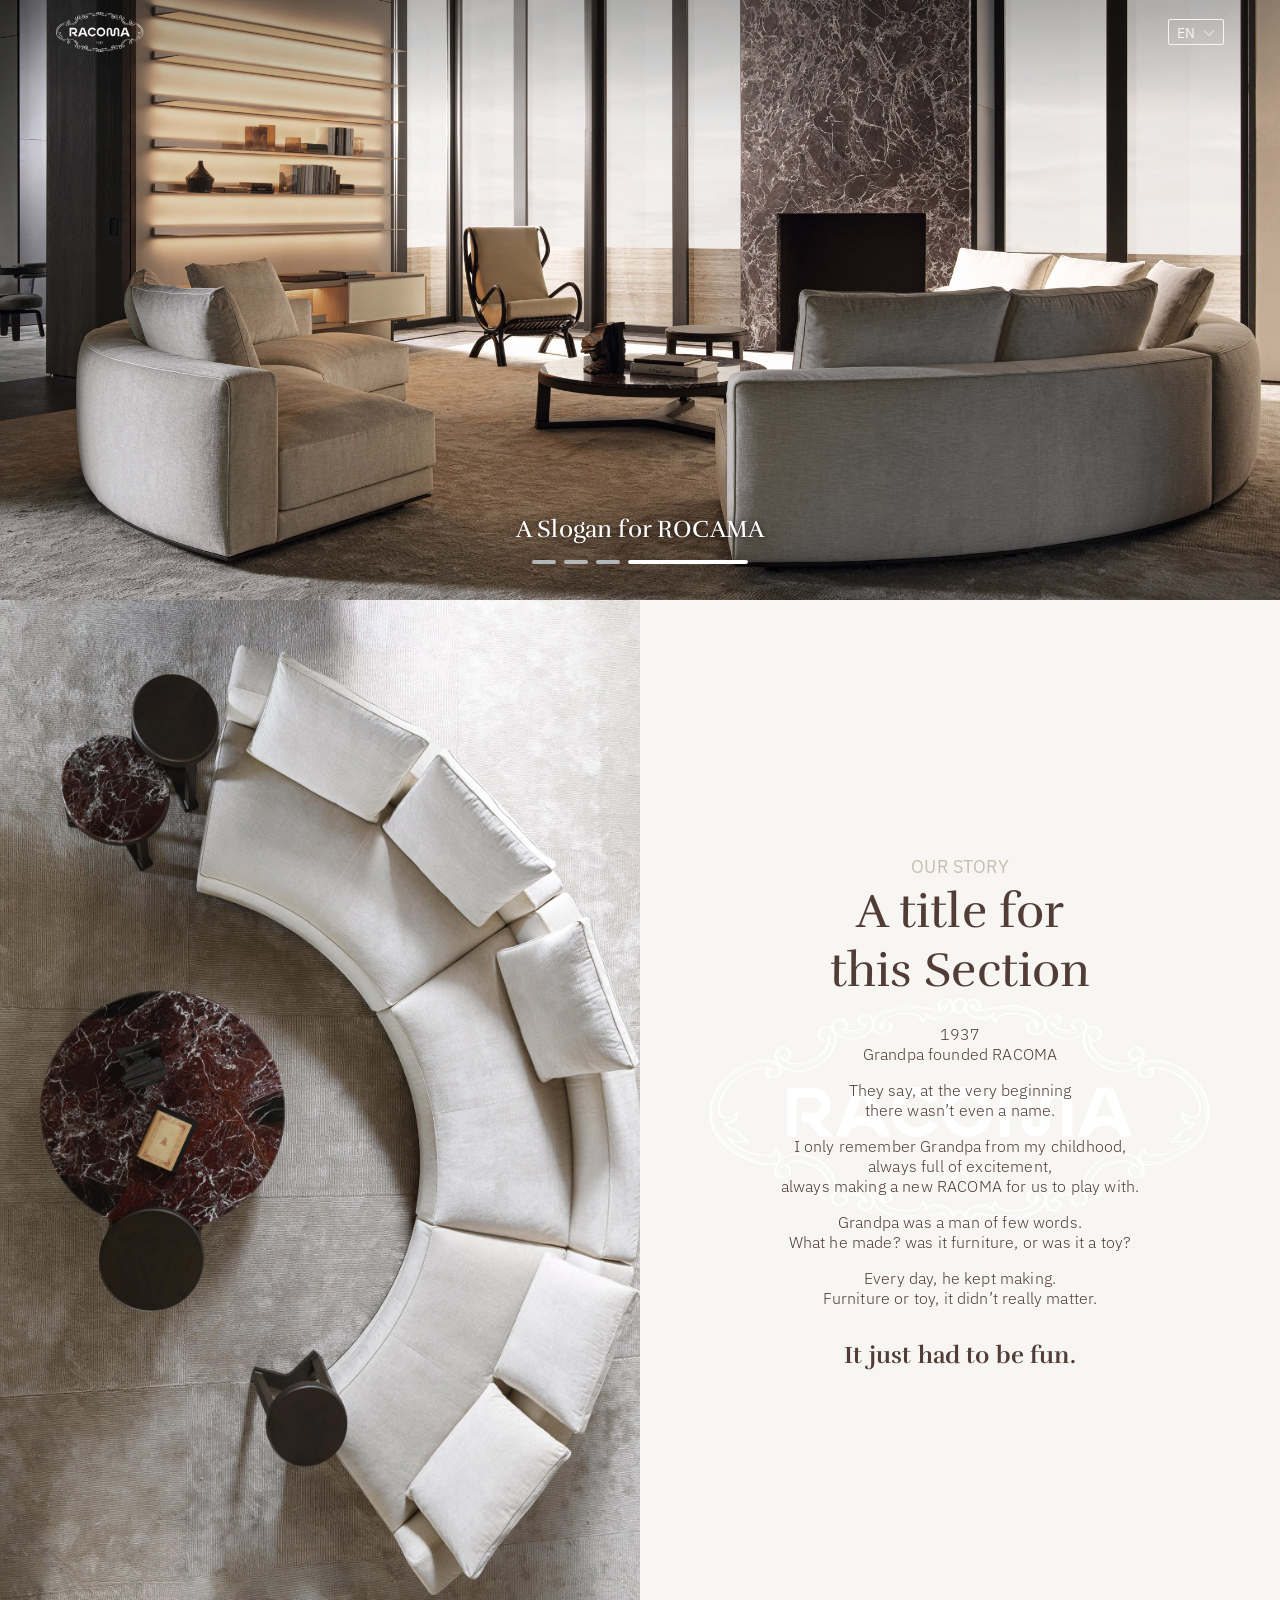
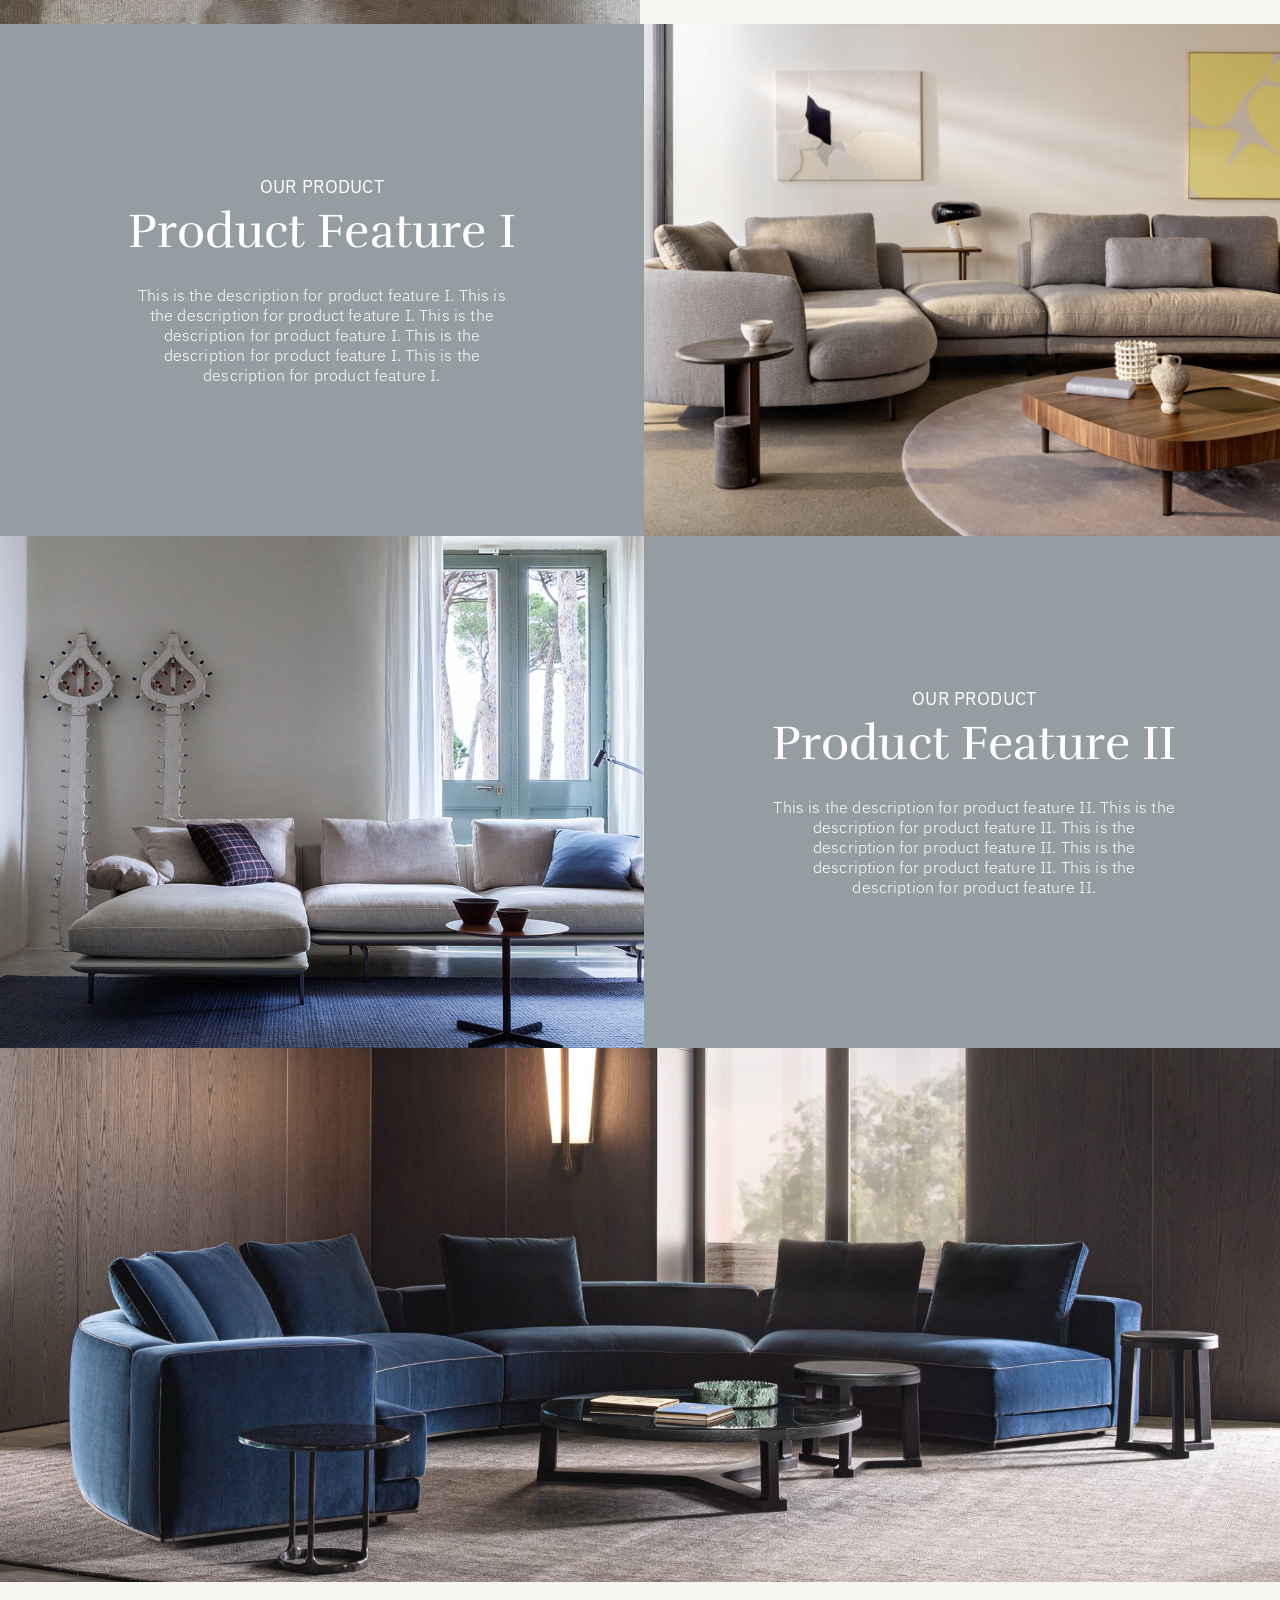
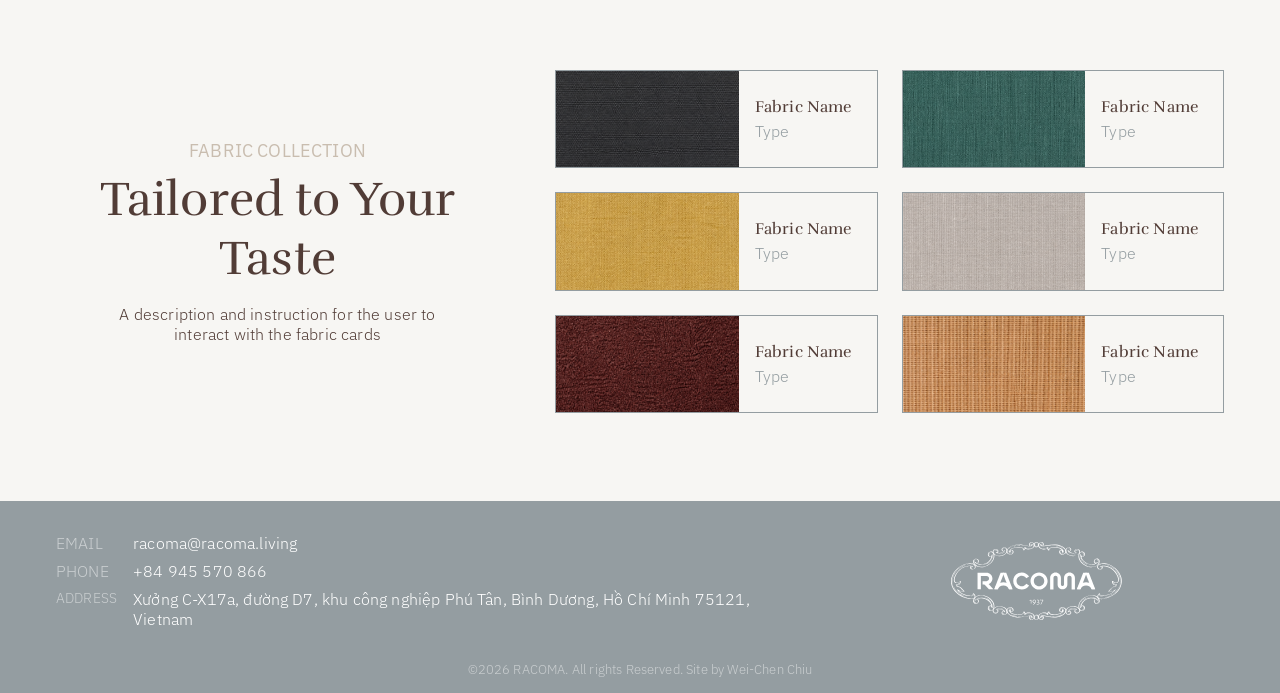
<file: animation-b.html>
<!doctype html>
<html lang="en">
<head>
  <meta charset="utf-8">
  <meta name="viewport" content="width=device-width,initial-scale=1">
  <title>RACOMA · Animation B</title>
  <style>
    @font-face{font-family:"IBM Plex Sans";src:url("assets/fonts/ibm-plex-sans-300.ttf") format("truetype");font-style:normal;font-weight:300;font-display:swap}
    @font-face{font-family:"IBM Plex Sans";src:url("assets/fonts/ibm-plex-sans-400.ttf") format("truetype");font-style:normal;font-weight:400;font-display:swap}
    @font-face{font-family:"Rufina";src:url("assets/fonts/rufina-400.ttf") format("truetype");font-style:normal;font-weight:400;font-display:swap}
    @font-face{font-family:"Rufina";src:url("assets/fonts/rufina-700.ttf") format("truetype");font-style:normal;font-weight:700;font-display:swap}
    :root{--paper:#f7f6f3;--ink:#513c36;--muted:#c9bdaf;--footer:#949da1;--line:#949da1;--gray:#949da1;--black:#221e1f;--cool:#b3b7b9}
    *{box-sizing:border-box}
    html{scroll-behavior:smooth}
    body{margin:0;background:var(--paper);color:var(--ink);font-family:"IBM Plex Sans",Arial,sans-serif;font-weight:300;letter-spacing:.16px}
    h1,h2,h3,p{margin:0}
    img{display:block;max-width:100%}
    .nav{height:60px;padding:12px 56px 8px;display:flex;align-items:center;justify-content:space-between;background:transparent;box-shadow:none;position:fixed;inset:0 0 auto;z-index:3;color:#fff}
    .nav.is-scrolled{background:var(--footer);box-shadow:0 4px 5px rgba(81,60,54,.2);color:#fff}
    .nav-brand{position:relative;display:block;width:88px;height:40px}
    .nav-brand .nav-logo{position:absolute;inset:0}
    .nav-logo-dark{opacity:0}
    .nav .lang{color:#f7f6f3;border-color:#f7f6f3;background-image:url("assets/chevron-down-white.svg")}
    .brand{display:block;object-fit:contain}
    .nav-logo{width:88px;height:40px}
    .lang{appearance:none;height:26px;border:1px solid var(--black);border-radius:2px;background:transparent url("assets/chevron-down-dark.svg") calc(100% - 5px) center/18px 18px no-repeat;color:var(--black);padding:4px 27px 4px 8px;font:400 14px/normal "IBM Plex Sans",sans-serif;letter-spacing:.16px}
    .hero{height:66.667vh;height:66.667dvh;background:url("assets/hero.png") center 57%/cover no-repeat;position:relative;color:#fff;overflow:hidden}
    .hero-copy{position:absolute;left:50%;bottom:35.67px;transform:translateX(-50%);text-align:center;white-space:nowrap}
    .hero-copy h1{font:400 24px/normal "Rufina",serif;text-shadow:none}
    .dots{display:flex;gap:8px;justify-content:center;margin-top:16px}
    .dot{width:24px;height:4px;border-radius:1000px;background:var(--cool);border:0;padding:0;cursor:pointer;transition:.35s}
    .dot.active{width:120px;background:#fff}
    .story{height:1024px;display:grid;grid-template-columns:1fr 1fr;background:var(--paper)}
    .story-photo{background:url("assets/story.png") center/cover no-repeat}
    .story-copy{display:flex;align-items:center;justify-content:center;text-align:center;position:relative;overflow:hidden}
    .story-inner{width:100%;max-width:720px;position:relative;z-index:1}
    .eyebrow{text-transform:uppercase;color:var(--muted);font-size:18px;font-weight:400;line-height:normal;margin-bottom:4px}
    .display{font:400 48px/normal "Rufina",serif;color:var(--ink)}
    .story-lines{margin:24px auto 0;max-width:392px;font-size:16px;line-height:normal}
    .story-content{display:flex;flex-direction:column;gap:16px}
    .story-lines strong{display:block;font:700 24px/normal "Rufina",serif;margin-top:32px}
    .watermark{position:absolute;width:501.425px;height:auto;left:50%;top:50%;transform:translate(-50%,-50%);pointer-events:none}
    .products{display:grid;grid-template-columns:1fr 1fr;grid-template-rows:512px 512px}.product{display:contents}
    .product-image{background-position:center;background-size:cover}
    .p1{background-image:url("assets/product-1.png")}
    .p2{background-image:url("assets/product-2.png")}
    .product-copy{background:var(--gray);color:#fff;display:flex;align-items:center;justify-content:center;text-align:center;padding:56px 128px}
    .product-copy .eyebrow{color:#fff}
    .product-copy .inner{width:100%;max-width:464px}
    .product-copy h2{font:400 48px/normal "Rufina",serif;margin:4px 0 24px;white-space:nowrap}
    .product-copy p{font-size:16px;line-height:normal}
    .collection-photo{height:534px;background:url("assets/collection.png") center 86%/100% auto no-repeat}
    .collection-body{height:519px;display:flex;align-items:stretch;padding:88px 56px 88px 0}
    .collection-copy{width:555px;flex:0 0 555px;display:flex;flex-direction:column;align-items:center;justify-content:center;text-align:center;padding:0 15px}
    .collection-copy h2{font:400 48px/normal "Rufina",serif;margin:4px 0 16px}
    .collection-copy p{width:359px;font-size:16px;line-height:normal}
    .click-hint{display:none}
    .materials{height:343px;flex:1;display:grid;grid-template-columns:1fr 1fr;grid-template-rows:repeat(3,1fr);gap:24px}
    .material{border:1px solid var(--line);display:grid;grid-template-columns:182.75px 1fr;background:var(--paper);min-width:0}
    .material-image{position:relative;width:182.75px;height:100%;overflow:hidden}
    .material-image img{position:absolute;max-width:none}
    .material:nth-child(1) .material-image img{inset:0;width:100%;height:100%;object-fit:cover}
    .material:nth-child(2) .material-image img{width:116.77%;height:181.97%;left:-8.38%;top:-40.98%}
    .material:nth-child(3) .material-image img{width:121.56%;height:189.43%;left:-10.78%;top:-44.72%}
    .material:nth-child(4) .material-image img{width:144.58%;height:106.25%;left:-22.29%;top:-3.13%}
    .material:nth-child(5) .material-image img{width:116.17%;height:181.03%;left:-8.08%;top:-40.52%}
    .material:nth-child(6) .material-image img{width:114.97%;height:179.17%;left:-7.49%;top:-39.58%}
    .material-text{display:flex;justify-content:center;flex-direction:column;gap:4px;padding:16px}
    .material h3{font:400 16px/normal "Rufina",serif;white-space:nowrap}
    .material p{font-size:16px;line-height:normal;color:var(--gray)}
    footer{height:192px;background:var(--footer);color:#fff;display:grid;grid-template-columns:1fr 431px;grid-template-rows:80px 16px;row-gap:40px;align-items:center;padding:40px 56px 16px;font-size:16px}
    .contact{display:grid;grid-template-columns:max-content 1fr;grid-template-rows:repeat(3,max-content);gap:8px 16px;line-height:normal;width:100%;margin:0}.contact>div{display:contents}
    .contact dt{text-transform:uppercase;opacity:.5}.contact dd{margin:0}.contact .address dt{font-size:14px}
    .footer-logo{width:171px;height:auto;justify-self:center;transform:translateX(28px)}
    .copyright{color:rgba(255,255,255,.5);grid-column:1/-1;font-size:13px;line-height:normal;text-align:center;white-space:nowrap}
    .reveal{opacity:1;transform:none;transition:opacity .8s ease,transform .8s ease}
    @media(max-width:700px){
      .nav{height:64px;padding:16px 24px}
      .nav-brand{width:70.43px;height:32px}
      .nav-logo{width:70.43px;height:32px}
      .lang{height:26px}
      .hero{height:66.667vh;height:66.667dvh;background-position:51% center}
      .hero-copy{bottom:48px;width:100%;padding:0 24px}
      .hero-copy h1{font-size:20px}
      .dots{margin-top:16px}.dot{width:24px}.dot.active{width:120px}
      .story{height:852px;display:block}.story-photo{display:none}.story-copy{height:100%;padding:0 24px}
      .story-inner{width:100%;max-width:345px}.eyebrow{font-size:16px}.display{font-size:32px}
      .story-lines{font-size:14px;margin-top:32px;max-width:345px}.story-content{gap:16px}.story-lines strong{font-size:24px;margin-top:32px}
      .watermark{width:333.425px}
      .products{display:block}
      .product{display:flex;flex-direction:column;height:591px}
      .product-image{height:300px;flex:0 0 300px}
      .product-copy{height:291px;flex:0 0 291px;padding:56px 24px}
      .product-copy h2{font-size:32px;margin:4px 0 24px}.product-copy p{font-size:14px;line-height:normal}
      .product.one .product-image{background-image:url("assets/product-2.png");order:0}.product.one .product-copy{order:1}
      .product.two .product-image{background-image:url("assets/product-1.png");order:0}.product.two .product-copy{order:1}
      .collection-photo{height:300px;background-position:center;background-size:cover}
      .collection-body{height:590px;display:block;padding:0;overflow:hidden}
      .collection-copy{width:100%;height:345px;padding:56px 24px 24px}.collection-copy h2{font-size:32px;margin:4px 0 24px;white-space:nowrap}.collection-copy p{width:305px;font-size:14px;line-height:normal}
      .click-hint{display:block;margin-top:48px;font-size:14px}.click-hint span{display:block;height:32px;width:14px;margin:8px auto 0;position:relative}.click-hint span img{position:absolute;left:0;top:-.25px;max-width:none}
      .materials{height:245px;display:flex;overflow-x:auto;gap:10px;padding:0 24px 56px;scroll-snap-type:x mandatory;scrollbar-width:none}.materials::-webkit-scrollbar{display:none}
      .material{min-width:185px;height:189px;display:grid;grid-template-columns:1fr;grid-template-rows:124px 63px;scroll-snap-align:start}.material-image{width:183px;height:124px}.material-text{padding:12px}.material h3{font-size:14px}.material p{font-size:14px;margin:0}
      footer{height:350px;display:flex;flex-direction:column;gap:48px;justify-content:center;padding:40px 24px 20px;font-size:14px}
      .contact{grid-template-columns:1fr 1fr;grid-template-rows:auto auto;gap:24px 20px}.contact>div{display:flex;flex-direction:column;gap:6px}.contact .address{grid-column:1 / -1;margin:0}.contact dt{margin:0}.contact dd{line-height:normal}
      .contact .address dt{font-size:14px}.footer-logo{width:118.85px;height:auto;margin:0 auto;transform:none}.copyright{font-size:11px}
    }
    @media(prefers-reduced-motion:reduce){html{scroll-behavior:auto}.reveal{opacity:1;transform:none;transition:none}}
  </style>
  <link rel="stylesheet" href="hero-carousel.css">
  <link rel="stylesheet" href="motion-presets.css">
</head>
<body data-motion-theme="b">
  <header class="nav">
    <span class="nav-brand"><img class="brand nav-logo nav-logo-white" src="assets/logo-white.svg" alt="RACOMA"><img class="brand nav-logo nav-logo-dark" src="assets/logo-dark.svg" alt="" aria-hidden="true"></span>
    <select class="lang" aria-label="Language"><option>EN</option><option>VI</option></select>
  </header>
  <main>
    <section class="hero" data-carousel-transition="wipe-right" aria-label="RACOMA living room">
      <div class="hero-copy"><h1>A Slogan for ROCAMA</h1><div class="dots" aria-label="Hero slides"><button class="dot"></button><button class="dot"></button><button class="dot"></button><button class="dot active"></button></div></div>
    </section>
    <section class="story">
      <div class="story-photo" role="img" aria-label="Curved sofa viewed from above"></div>
      <div class="story-copy">
        <img class="watermark" src="assets/logo-white-wide.svg" alt="" aria-hidden="true">
        <div class="story-inner reveal">
          <div class="eyebrow">Our Story</div>
          <h2 class="display">A title for<br>this Section</h2>
          <div class="story-lines">
            <div class="story-content">
              <p>1937<br>Grandpa founded RACOMA</p>
              <p>They say, at the very beginning<br>there wasn’t even a name.</p>
              <p>I only remember Grandpa from my childhood,<br>always full of excitement,<br>always making a new RACOMA for us to play with.</p>
              <p>Grandpa was a man of few words.<br>What he made? was it furniture, or was it a toy?</p>
              <p>Every day, he kept making.<br>Furniture or toy, it didn’t really matter.</p>
            </div>
            <strong>It just had to be fun.</strong>
          </div>
        </div>
      </div>
    </section>
    <section class="products">
      <div class="product one">
        <div class="product-copy"><div class="inner reveal"><div class="eyebrow">Our Product</div><h2>Product Feature I</h2><p>This is the description for product feature I. This is the description for product feature I. This is the description for product feature I. This is the description for product feature I. This is the description for product feature I.</p></div></div>
        <div class="product-image p1" role="img" aria-label="Warm gray RACOMA sofa"></div>
      </div>
      <div class="product two">
        <div class="product-image p2" role="img" aria-label="White RACOMA sofa"></div>
        <div class="product-copy"><div class="inner reveal"><div class="eyebrow">Our Product</div><h2>Product Feature II</h2><p>This is the description for product feature II. This is the description for product feature II. This is the description for product feature II. This is the description for product feature II. This is the description for product feature II.</p></div></div>
      </div>
    </section>
    <section class="collection">
      <div class="collection-photo" role="img" aria-label="Blue modular RACOMA sofa"></div>
      <div class="collection-body">
        <div class="collection-copy reveal"><div class="eyebrow">fabric collection</div><h2>Tailored to Your<br>Taste</h2><p>A description and instruction for the user to interact with the fabric cards</p><div class="click-hint">Click<span><img src="assets/button-arrow.svg" alt=""></span></div></div>
        <div class="materials" id="materials">
          <article class="material"><div class="material-image"><img src="assets/fabric-1.png" alt="Fjordweave texture"></div><div class="material-text"><h3>Fabric Name</h3><p>Type</p></div></article>
          <article class="material"><div class="material-image"><img src="assets/fabric-2.png" alt="Ljusdal Bouclé texture"></div><div class="material-text"><h3>Fabric Name</h3><p>Type</p></div></article>
          <article class="material"><div class="material-image"><img src="assets/fabric-3.png" alt="Nordhavn Linen texture"></div><div class="material-text"><h3>Fabric Name</h3><p>Type</p></div></article>
          <article class="material"><div class="material-image"><img src="assets/fabric-4.png" alt="Vinterholm Textile texture"></div><div class="material-text"><h3>Fabric Name</h3><p>Type</p></div></article>
          <article class="material"><div class="material-image"><img src="assets/fabric-5.png" alt="Skagen Wool texture"></div><div class="material-text"><h3>Fabric Name</h3><p>Type</p></div></article>
          <article class="material"><div class="material-image"><img src="assets/fabric-6.png" alt="Svalen Weave texture"></div><div class="material-text"><h3>Fabric Name</h3><p>Type</p></div></article>
        </div>
      </div>
    </section>
  </main>
  <footer>
    <dl class="contact"><div><dt>Email</dt><dd>racoma@racoma.living</dd></div><div><dt>Phone</dt><dd>+84 945 570 866</dd></div><div class="address"><dt>Address</dt><dd>Xưởng C-X17a, đường D7, khu công nghiệp Phú Tân, Bình Dương, Hồ Chí Minh 75121, Vietnam</dd></div></dl>
    <img class="brand footer-logo" src="assets/logo-white-wide.svg" alt="RACOMA">
    <div class="copyright">©2026 RACOMA. All rights Reserved. Site by Wei-Chen Chiu</div>
  </footer>
  <script src="motion-presets.js"></script>
  <script src="hero-carousel.js"></script>
</body>
</html>
</file>
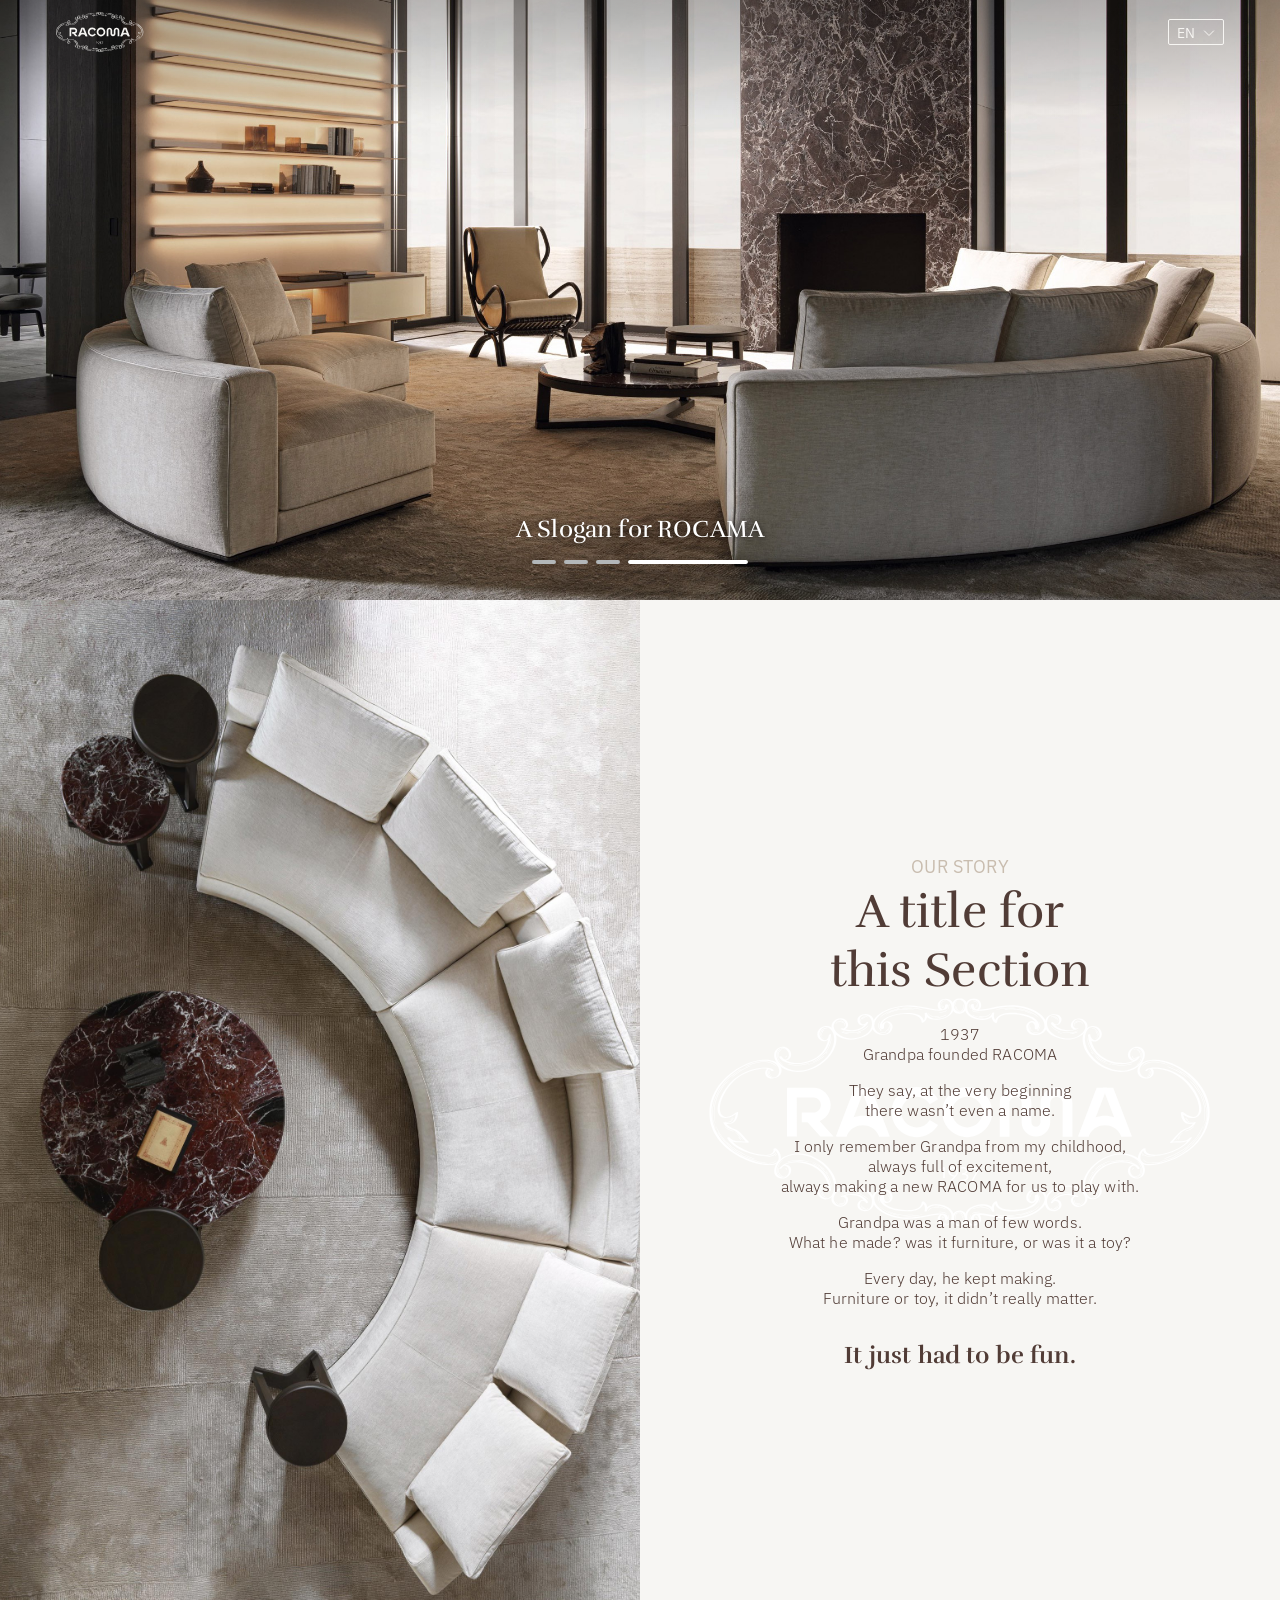
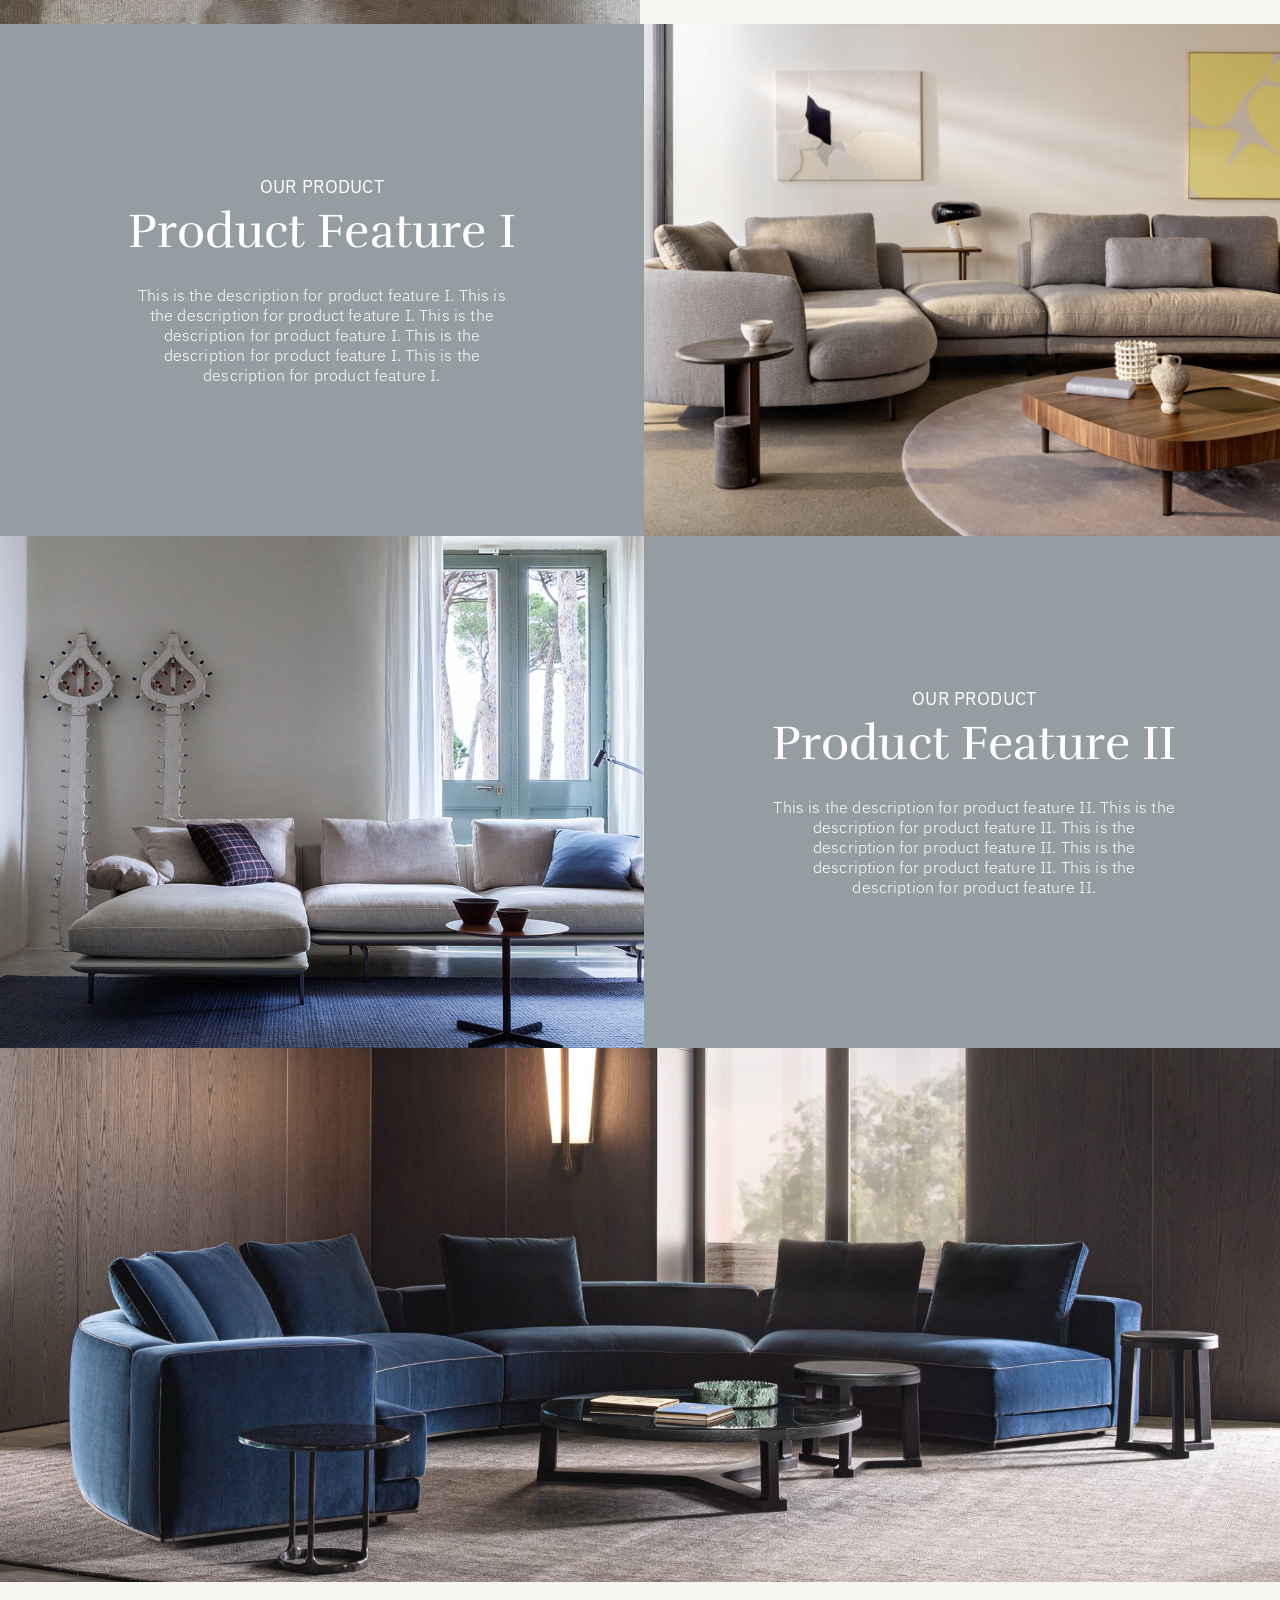
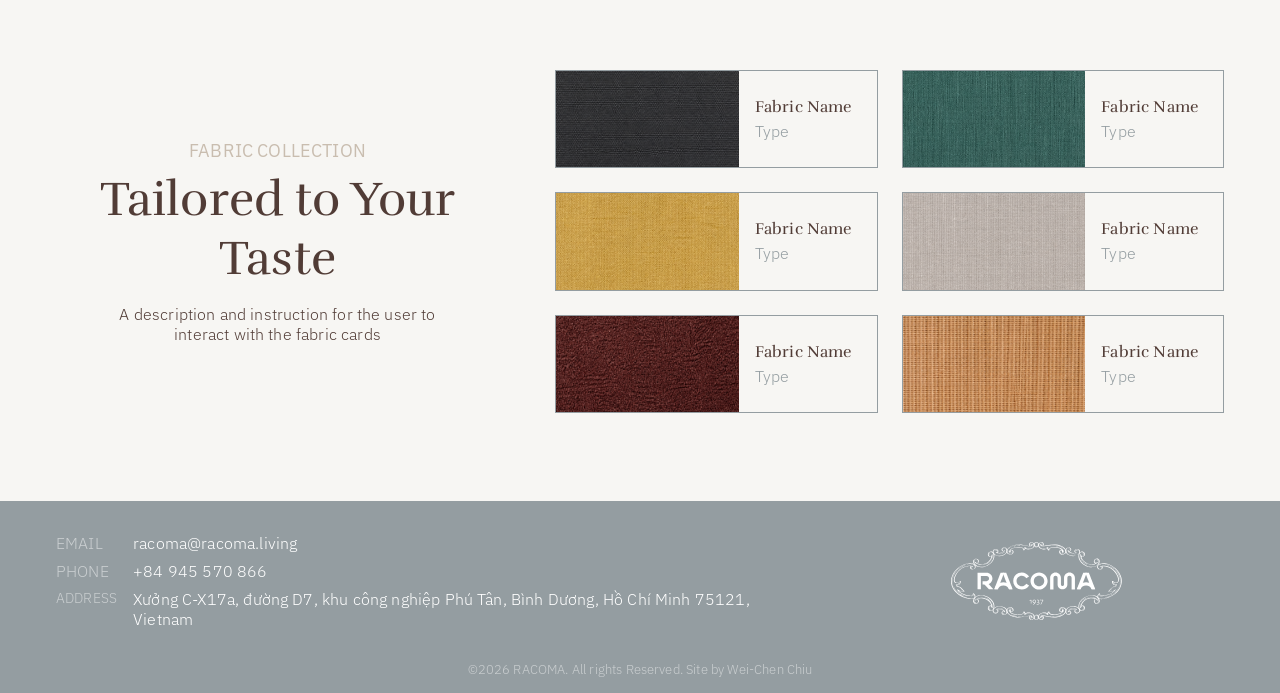
<file: animation-c.html>
<!doctype html>
<html lang="en">
<head>
  <meta charset="utf-8">
  <meta name="viewport" content="width=device-width,initial-scale=1">
  <title>RACOMA · Animation C</title>
  <style>
    @font-face{font-family:"IBM Plex Sans";src:url("assets/fonts/ibm-plex-sans-300.ttf") format("truetype");font-style:normal;font-weight:300;font-display:swap}
    @font-face{font-family:"IBM Plex Sans";src:url("assets/fonts/ibm-plex-sans-400.ttf") format("truetype");font-style:normal;font-weight:400;font-display:swap}
    @font-face{font-family:"Rufina";src:url("assets/fonts/rufina-400.ttf") format("truetype");font-style:normal;font-weight:400;font-display:swap}
    @font-face{font-family:"Rufina";src:url("assets/fonts/rufina-700.ttf") format("truetype");font-style:normal;font-weight:700;font-display:swap}
    :root{--paper:#f7f6f3;--ink:#513c36;--muted:#c9bdaf;--footer:#949da1;--line:#949da1;--gray:#949da1;--black:#221e1f;--cool:#b3b7b9}
    *{box-sizing:border-box}
    html{scroll-behavior:smooth}
    body{margin:0;background:var(--paper);color:var(--ink);font-family:"IBM Plex Sans",Arial,sans-serif;font-weight:300;letter-spacing:.16px}
    h1,h2,h3,p{margin:0}
    img{display:block;max-width:100%}
    .nav{height:60px;padding:12px 56px 8px;display:flex;align-items:center;justify-content:space-between;background:transparent;box-shadow:none;position:fixed;inset:0 0 auto;z-index:3;color:#fff}
    .nav.is-scrolled{background:var(--footer);box-shadow:0 4px 5px rgba(81,60,54,.2);color:#fff}
    .nav-brand{position:relative;display:block;width:88px;height:40px}
    .nav-brand .nav-logo{position:absolute;inset:0}
    .nav-logo-dark{opacity:0}
    .nav .lang{color:#f7f6f3;border-color:#f7f6f3;background-image:url("assets/chevron-down-white.svg")}
    .brand{display:block;object-fit:contain}
    .nav-logo{width:88px;height:40px}
    .lang{appearance:none;height:26px;border:1px solid var(--black);border-radius:2px;background:transparent url("assets/chevron-down-dark.svg") calc(100% - 5px) center/18px 18px no-repeat;color:var(--black);padding:4px 27px 4px 8px;font:400 14px/normal "IBM Plex Sans",sans-serif;letter-spacing:.16px}
    .hero{height:66.667vh;height:66.667dvh;background:url("assets/hero.png") center 57%/cover no-repeat;position:relative;color:#fff;overflow:hidden}
    .hero-copy{position:absolute;left:50%;bottom:35.67px;transform:translateX(-50%);text-align:center;white-space:nowrap}
    .hero-copy h1{font:400 24px/normal "Rufina",serif;text-shadow:none}
    .dots{display:flex;gap:8px;justify-content:center;margin-top:16px}
    .dot{width:24px;height:4px;border-radius:1000px;background:var(--cool);border:0;padding:0;cursor:pointer;transition:.35s}
    .dot.active{width:120px;background:#fff}
    .story{height:1024px;display:grid;grid-template-columns:1fr 1fr;background:var(--paper)}
    .story-photo{background:url("assets/story.png") center/cover no-repeat}
    .story-copy{display:flex;align-items:center;justify-content:center;text-align:center;position:relative;overflow:hidden}
    .story-inner{width:100%;max-width:720px;position:relative;z-index:1}
    .eyebrow{text-transform:uppercase;color:var(--muted);font-size:18px;font-weight:400;line-height:normal;margin-bottom:4px}
    .display{font:400 48px/normal "Rufina",serif;color:var(--ink)}
    .story-lines{margin:24px auto 0;max-width:392px;font-size:16px;line-height:normal}
    .story-content{display:flex;flex-direction:column;gap:16px}
    .story-lines strong{display:block;font:700 24px/normal "Rufina",serif;margin-top:32px}
    .watermark{position:absolute;width:501.425px;height:auto;left:50%;top:50%;transform:translate(-50%,-50%);pointer-events:none}
    .products{display:grid;grid-template-columns:1fr 1fr;grid-template-rows:512px 512px}.product{display:contents}
    .product-image{background-position:center;background-size:cover}
    .p1{background-image:url("assets/product-1.png")}
    .p2{background-image:url("assets/product-2.png")}
    .product-copy{background:var(--gray);color:#fff;display:flex;align-items:center;justify-content:center;text-align:center;padding:56px 128px}
    .product-copy .eyebrow{color:#fff}
    .product-copy .inner{width:100%;max-width:464px}
    .product-copy h2{font:400 48px/normal "Rufina",serif;margin:4px 0 24px;white-space:nowrap}
    .product-copy p{font-size:16px;line-height:normal}
    .collection-photo{height:534px;background:url("assets/collection.png") center 86%/100% auto no-repeat}
    .collection-body{height:519px;display:flex;align-items:stretch;padding:88px 56px 88px 0}
    .collection-copy{width:555px;flex:0 0 555px;display:flex;flex-direction:column;align-items:center;justify-content:center;text-align:center;padding:0 15px}
    .collection-copy h2{font:400 48px/normal "Rufina",serif;margin:4px 0 16px}
    .collection-copy p{width:359px;font-size:16px;line-height:normal}
    .click-hint{display:none}
    .materials{height:343px;flex:1;display:grid;grid-template-columns:1fr 1fr;grid-template-rows:repeat(3,1fr);gap:24px}
    .material{border:1px solid var(--line);display:grid;grid-template-columns:182.75px 1fr;background:var(--paper);min-width:0}
    .material-image{position:relative;width:182.75px;height:100%;overflow:hidden}
    .material-image img{position:absolute;max-width:none}
    .material:nth-child(1) .material-image img{inset:0;width:100%;height:100%;object-fit:cover}
    .material:nth-child(2) .material-image img{width:116.77%;height:181.97%;left:-8.38%;top:-40.98%}
    .material:nth-child(3) .material-image img{width:121.56%;height:189.43%;left:-10.78%;top:-44.72%}
    .material:nth-child(4) .material-image img{width:144.58%;height:106.25%;left:-22.29%;top:-3.13%}
    .material:nth-child(5) .material-image img{width:116.17%;height:181.03%;left:-8.08%;top:-40.52%}
    .material:nth-child(6) .material-image img{width:114.97%;height:179.17%;left:-7.49%;top:-39.58%}
    .material-text{display:flex;justify-content:center;flex-direction:column;gap:4px;padding:16px}
    .material h3{font:400 16px/normal "Rufina",serif;white-space:nowrap}
    .material p{font-size:16px;line-height:normal;color:var(--gray)}
    footer{height:192px;background:var(--footer);color:#fff;display:grid;grid-template-columns:1fr 431px;grid-template-rows:80px 16px;row-gap:40px;align-items:center;padding:40px 56px 16px;font-size:16px}
    .contact{display:grid;grid-template-columns:max-content 1fr;grid-template-rows:repeat(3,max-content);gap:8px 16px;line-height:normal;width:100%;margin:0}.contact>div{display:contents}
    .contact dt{text-transform:uppercase;opacity:.5}.contact dd{margin:0}.contact .address dt{font-size:14px}
    .footer-logo{width:171px;height:auto;justify-self:center;transform:translateX(28px)}
    .copyright{color:rgba(255,255,255,.5);grid-column:1/-1;font-size:13px;line-height:normal;text-align:center;white-space:nowrap}
    .reveal{opacity:1;transform:none;transition:opacity .8s ease,transform .8s ease}
    @media(max-width:700px){
      .nav{height:64px;padding:16px 24px}
      .nav-brand{width:70.43px;height:32px}
      .nav-logo{width:70.43px;height:32px}
      .lang{height:26px}
      .hero{height:66.667vh;height:66.667dvh;background-position:51% center}
      .hero-copy{bottom:48px;width:100%;padding:0 24px}
      .hero-copy h1{font-size:20px}
      .dots{margin-top:16px}.dot{width:24px}.dot.active{width:120px}
      .story{height:852px;display:block}.story-photo{display:none}.story-copy{height:100%;padding:0 24px}
      .story-inner{width:100%;max-width:345px}.eyebrow{font-size:16px}.display{font-size:32px}
      .story-lines{font-size:14px;margin-top:32px;max-width:345px}.story-content{gap:16px}.story-lines strong{font-size:24px;margin-top:32px}
      .watermark{width:333.425px}
      .products{display:block}
      .product{display:flex;flex-direction:column;height:591px}
      .product-image{height:300px;flex:0 0 300px}
      .product-copy{height:291px;flex:0 0 291px;padding:56px 24px}
      .product-copy h2{font-size:32px;margin:4px 0 24px}.product-copy p{font-size:14px;line-height:normal}
      .product.one .product-image{background-image:url("assets/product-2.png");order:0}.product.one .product-copy{order:1}
      .product.two .product-image{background-image:url("assets/product-1.png");order:0}.product.two .product-copy{order:1}
      .collection-photo{height:300px;background-position:center;background-size:cover}
      .collection-body{height:590px;display:block;padding:0;overflow:hidden}
      .collection-copy{width:100%;height:345px;padding:56px 24px 24px}.collection-copy h2{font-size:32px;margin:4px 0 24px;white-space:nowrap}.collection-copy p{width:305px;font-size:14px;line-height:normal}
      .click-hint{display:block;margin-top:48px;font-size:14px}.click-hint span{display:block;height:32px;width:14px;margin:8px auto 0;position:relative}.click-hint span img{position:absolute;left:0;top:-.25px;max-width:none}
      .materials{height:245px;display:flex;overflow-x:auto;gap:10px;padding:0 24px 56px;scroll-snap-type:x mandatory;scrollbar-width:none}.materials::-webkit-scrollbar{display:none}
      .material{min-width:185px;height:189px;display:grid;grid-template-columns:1fr;grid-template-rows:124px 63px;scroll-snap-align:start}.material-image{width:183px;height:124px}.material-text{padding:12px}.material h3{font-size:14px}.material p{font-size:14px;margin:0}
      footer{height:350px;display:flex;flex-direction:column;gap:48px;justify-content:center;padding:40px 24px 20px;font-size:14px}
      .contact{grid-template-columns:1fr 1fr;grid-template-rows:auto auto;gap:24px 20px}.contact>div{display:flex;flex-direction:column;gap:6px}.contact .address{grid-column:1 / -1;margin:0}.contact dt{margin:0}.contact dd{line-height:normal}
      .contact .address dt{font-size:14px}.footer-logo{width:118.85px;height:auto;margin:0 auto;transform:none}.copyright{font-size:11px}
    }
    @media(prefers-reduced-motion:reduce){html{scroll-behavior:auto}.reveal{opacity:1;transform:none;transition:none}}
  </style>
  <link rel="stylesheet" href="hero-carousel.css">
  <link rel="stylesheet" href="motion-presets.css">
</head>
<body data-motion-theme="c">
  <header class="nav">
    <span class="nav-brand"><img class="brand nav-logo nav-logo-white" src="assets/logo-white.svg" alt="RACOMA"><img class="brand nav-logo nav-logo-dark" src="assets/logo-dark.svg" alt="" aria-hidden="true"></span>
    <select class="lang" aria-label="Language"><option>EN</option><option>VI</option></select>
  </header>
  <main>
    <section class="hero" data-carousel-transition="zoom-fade" aria-label="RACOMA living room">
      <div class="hero-copy"><h1>A Slogan for ROCAMA</h1><div class="dots" aria-label="Hero slides"><button class="dot"></button><button class="dot"></button><button class="dot"></button><button class="dot active"></button></div></div>
    </section>
    <section class="story">
      <div class="story-photo" role="img" aria-label="Curved sofa viewed from above"></div>
      <div class="story-copy">
        <img class="watermark" src="assets/logo-white-wide.svg" alt="" aria-hidden="true">
        <div class="story-inner reveal">
          <div class="eyebrow">Our Story</div>
          <h2 class="display">A title for<br>this Section</h2>
          <div class="story-lines">
            <div class="story-content">
              <p>1937<br>Grandpa founded RACOMA</p>
              <p>They say, at the very beginning<br>there wasn’t even a name.</p>
              <p>I only remember Grandpa from my childhood,<br>always full of excitement,<br>always making a new RACOMA for us to play with.</p>
              <p>Grandpa was a man of few words.<br>What he made? was it furniture, or was it a toy?</p>
              <p>Every day, he kept making.<br>Furniture or toy, it didn’t really matter.</p>
            </div>
            <strong>It just had to be fun.</strong>
          </div>
        </div>
      </div>
    </section>
    <section class="products">
      <div class="product one">
        <div class="product-copy"><div class="inner reveal"><div class="eyebrow">Our Product</div><h2>Product Feature I</h2><p>This is the description for product feature I. This is the description for product feature I. This is the description for product feature I. This is the description for product feature I. This is the description for product feature I.</p></div></div>
        <div class="product-image p1" role="img" aria-label="Warm gray RACOMA sofa"></div>
      </div>
      <div class="product two">
        <div class="product-image p2" role="img" aria-label="White RACOMA sofa"></div>
        <div class="product-copy"><div class="inner reveal"><div class="eyebrow">Our Product</div><h2>Product Feature II</h2><p>This is the description for product feature II. This is the description for product feature II. This is the description for product feature II. This is the description for product feature II. This is the description for product feature II.</p></div></div>
      </div>
    </section>
    <section class="collection">
      <div class="collection-photo" role="img" aria-label="Blue modular RACOMA sofa"></div>
      <div class="collection-body">
        <div class="collection-copy reveal"><div class="eyebrow">fabric collection</div><h2>Tailored to Your<br>Taste</h2><p>A description and instruction for the user to interact with the fabric cards</p><div class="click-hint">Click<span><img src="assets/button-arrow.svg" alt=""></span></div></div>
        <div class="materials" id="materials">
          <article class="material"><div class="material-image"><img src="assets/fabric-1.png" alt="Fjordweave texture"></div><div class="material-text"><h3>Fabric Name</h3><p>Type</p></div></article>
          <article class="material"><div class="material-image"><img src="assets/fabric-2.png" alt="Ljusdal Bouclé texture"></div><div class="material-text"><h3>Fabric Name</h3><p>Type</p></div></article>
          <article class="material"><div class="material-image"><img src="assets/fabric-3.png" alt="Nordhavn Linen texture"></div><div class="material-text"><h3>Fabric Name</h3><p>Type</p></div></article>
          <article class="material"><div class="material-image"><img src="assets/fabric-4.png" alt="Vinterholm Textile texture"></div><div class="material-text"><h3>Fabric Name</h3><p>Type</p></div></article>
          <article class="material"><div class="material-image"><img src="assets/fabric-5.png" alt="Skagen Wool texture"></div><div class="material-text"><h3>Fabric Name</h3><p>Type</p></div></article>
          <article class="material"><div class="material-image"><img src="assets/fabric-6.png" alt="Svalen Weave texture"></div><div class="material-text"><h3>Fabric Name</h3><p>Type</p></div></article>
        </div>
      </div>
    </section>
  </main>
  <footer>
    <dl class="contact"><div><dt>Email</dt><dd>racoma@racoma.living</dd></div><div><dt>Phone</dt><dd>+84 945 570 866</dd></div><div class="address"><dt>Address</dt><dd>Xưởng C-X17a, đường D7, khu công nghiệp Phú Tân, Bình Dương, Hồ Chí Minh 75121, Vietnam</dd></div></dl>
    <img class="brand footer-logo" src="assets/logo-white-wide.svg" alt="RACOMA">
    <div class="copyright">©2026 RACOMA. All rights Reserved. Site by Wei-Chen Chiu</div>
  </footer>
  <script src="motion-presets.js"></script>
  <script src="hero-carousel.js"></script>
</body>
</html>
</file>
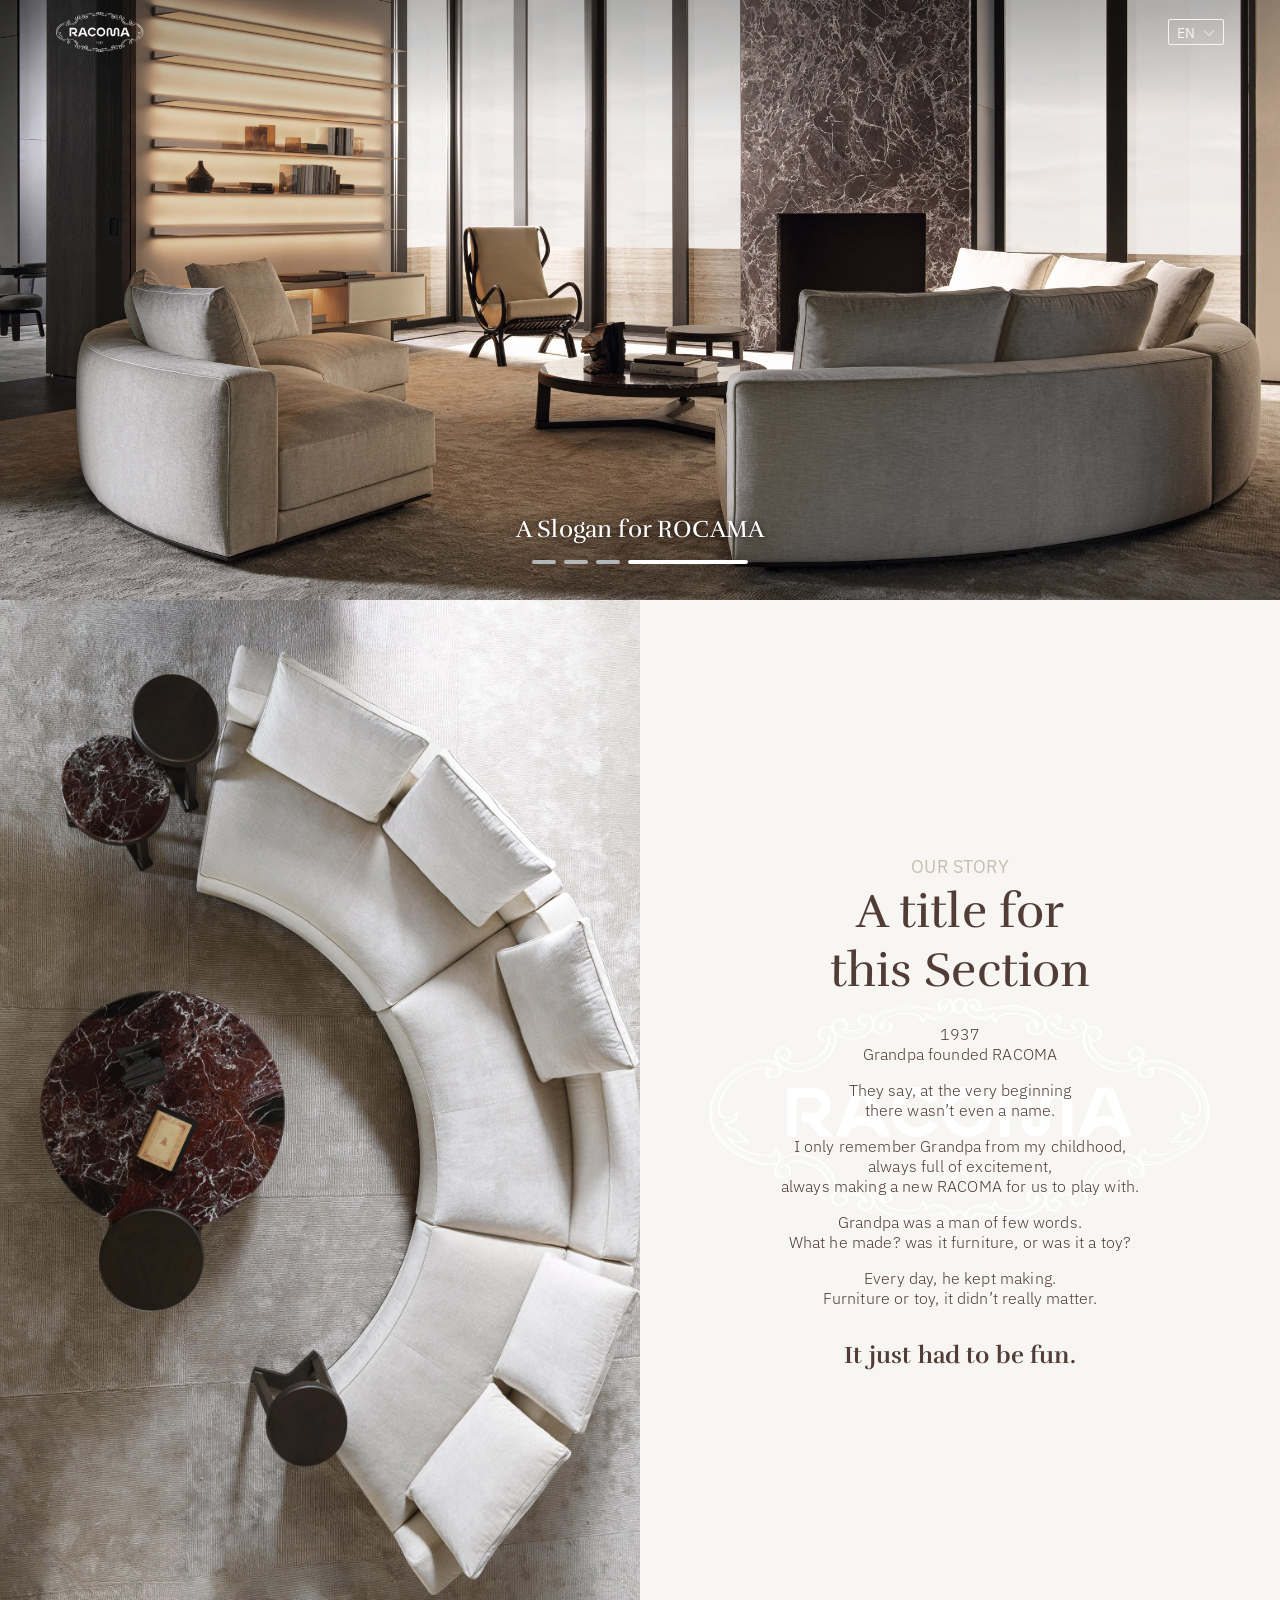
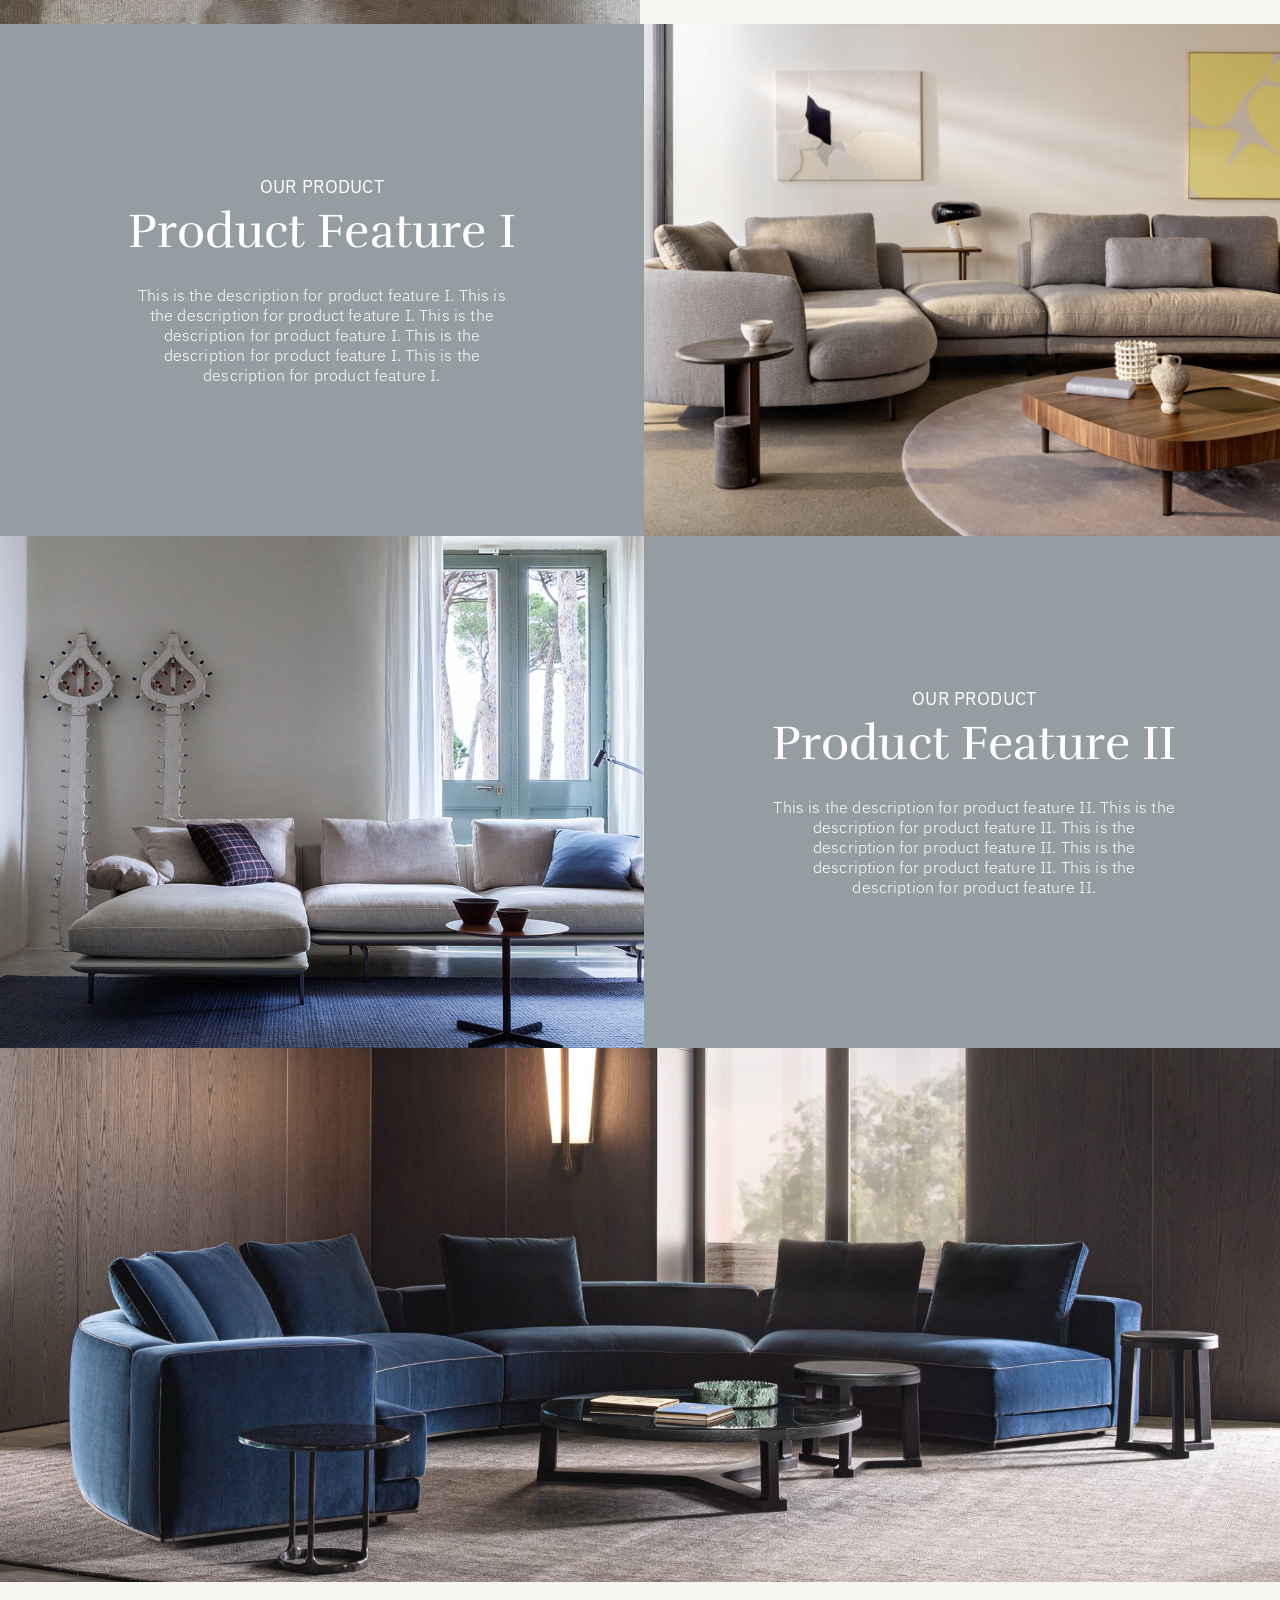
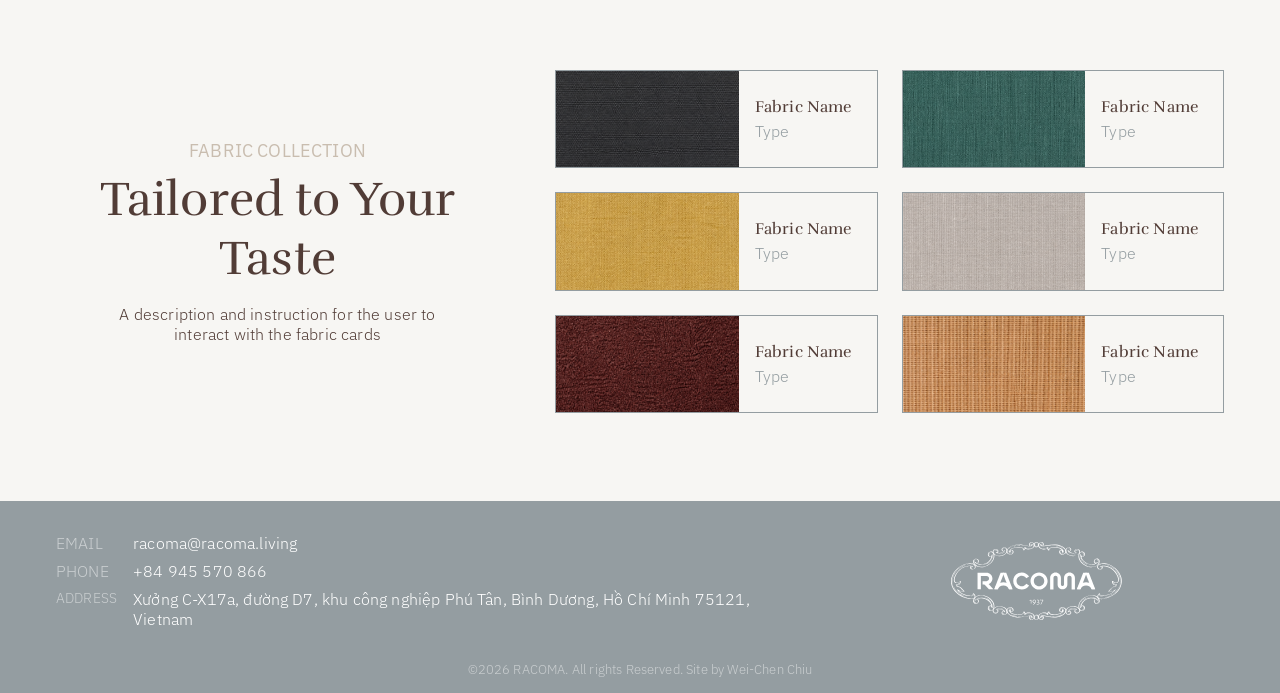
<file: animation-d.html>
<!doctype html>
<html lang="en">
<head>
  <meta charset="utf-8">
  <meta name="viewport" content="width=device-width,initial-scale=1">
  <title>RACOMA · Animation D</title>
  <style>
    @font-face{font-family:"IBM Plex Sans";src:url("assets/fonts/ibm-plex-sans-300.ttf") format("truetype");font-style:normal;font-weight:300;font-display:swap}
    @font-face{font-family:"IBM Plex Sans";src:url("assets/fonts/ibm-plex-sans-400.ttf") format("truetype");font-style:normal;font-weight:400;font-display:swap}
    @font-face{font-family:"Rufina";src:url("assets/fonts/rufina-400.ttf") format("truetype");font-style:normal;font-weight:400;font-display:swap}
    @font-face{font-family:"Rufina";src:url("assets/fonts/rufina-700.ttf") format("truetype");font-style:normal;font-weight:700;font-display:swap}
    :root{--paper:#f7f6f3;--ink:#513c36;--muted:#c9bdaf;--footer:#949da1;--line:#949da1;--gray:#949da1;--black:#221e1f;--cool:#b3b7b9}
    *{box-sizing:border-box}
    html{scroll-behavior:smooth}
    body{margin:0;background:var(--paper);color:var(--ink);font-family:"IBM Plex Sans",Arial,sans-serif;font-weight:300;letter-spacing:.16px}
    h1,h2,h3,p{margin:0}
    img{display:block;max-width:100%}
    .nav{height:60px;padding:12px 56px 8px;display:flex;align-items:center;justify-content:space-between;background:transparent;box-shadow:none;position:fixed;inset:0 0 auto;z-index:3;color:#fff}
    .nav.is-scrolled{background:var(--footer);box-shadow:0 4px 5px rgba(81,60,54,.2);color:#fff}
    .nav-brand{position:relative;display:block;width:88px;height:40px}
    .nav-brand .nav-logo{position:absolute;inset:0}
    .nav-logo-dark{opacity:0}
    .nav .lang{color:#f7f6f3;border-color:#f7f6f3;background-image:url("assets/chevron-down-white.svg")}
    .brand{display:block;object-fit:contain}
    .nav-logo{width:88px;height:40px}
    .lang{appearance:none;height:26px;border:1px solid var(--black);border-radius:2px;background:transparent url("assets/chevron-down-dark.svg") calc(100% - 5px) center/18px 18px no-repeat;color:var(--black);padding:4px 27px 4px 8px;font:400 14px/normal "IBM Plex Sans",sans-serif;letter-spacing:.16px}
    .hero{height:66.667vh;height:66.667dvh;background:url("assets/hero.png") center 57%/cover no-repeat;position:relative;color:#fff;overflow:hidden}
    .hero-copy{position:absolute;left:50%;bottom:35.67px;transform:translateX(-50%);text-align:center;white-space:nowrap}
    .hero-copy h1{font:400 24px/normal "Rufina",serif;text-shadow:none}
    .dots{display:flex;gap:8px;justify-content:center;margin-top:16px}
    .dot{width:24px;height:4px;border-radius:1000px;background:var(--cool);border:0;padding:0;cursor:pointer;transition:.35s}
    .dot.active{width:120px;background:#fff}
    .story{height:1024px;display:grid;grid-template-columns:1fr 1fr;background:var(--paper)}
    .story-photo{background:url("assets/story.png") center/cover no-repeat}
    .story-copy{display:flex;align-items:center;justify-content:center;text-align:center;position:relative;overflow:hidden}
    .story-inner{width:100%;max-width:720px;position:relative;z-index:1}
    .eyebrow{text-transform:uppercase;color:var(--muted);font-size:18px;font-weight:400;line-height:normal;margin-bottom:4px}
    .display{font:400 48px/normal "Rufina",serif;color:var(--ink)}
    .story-lines{margin:24px auto 0;max-width:392px;font-size:16px;line-height:normal}
    .story-content{display:flex;flex-direction:column;gap:16px}
    .story-lines strong{display:block;font:700 24px/normal "Rufina",serif;margin-top:32px}
    .watermark{position:absolute;width:501.425px;height:auto;left:50%;top:50%;transform:translate(-50%,-50%);pointer-events:none}
    .products{display:grid;grid-template-columns:1fr 1fr;grid-template-rows:512px 512px}.product{display:contents}
    .product-image{background-position:center;background-size:cover}
    .p1{background-image:url("assets/product-1.png")}
    .p2{background-image:url("assets/product-2.png")}
    .product-copy{background:var(--gray);color:#fff;display:flex;align-items:center;justify-content:center;text-align:center;padding:56px 128px}
    .product-copy .eyebrow{color:#fff}
    .product-copy .inner{width:100%;max-width:464px}
    .product-copy h2{font:400 48px/normal "Rufina",serif;margin:4px 0 24px;white-space:nowrap}
    .product-copy p{font-size:16px;line-height:normal}
    .collection-photo{height:534px;background:url("assets/collection.png") center 86%/100% auto no-repeat}
    .collection-body{height:519px;display:flex;align-items:stretch;padding:88px 56px 88px 0}
    .collection-copy{width:555px;flex:0 0 555px;display:flex;flex-direction:column;align-items:center;justify-content:center;text-align:center;padding:0 15px}
    .collection-copy h2{font:400 48px/normal "Rufina",serif;margin:4px 0 16px}
    .collection-copy p{width:359px;font-size:16px;line-height:normal}
    .click-hint{display:none}
    .materials{height:343px;flex:1;display:grid;grid-template-columns:1fr 1fr;grid-template-rows:repeat(3,1fr);gap:24px}
    .material{border:1px solid var(--line);display:grid;grid-template-columns:182.75px 1fr;background:var(--paper);min-width:0}
    .material-image{position:relative;width:182.75px;height:100%;overflow:hidden}
    .material-image img{position:absolute;max-width:none}
    .material:nth-child(1) .material-image img{inset:0;width:100%;height:100%;object-fit:cover}
    .material:nth-child(2) .material-image img{width:116.77%;height:181.97%;left:-8.38%;top:-40.98%}
    .material:nth-child(3) .material-image img{width:121.56%;height:189.43%;left:-10.78%;top:-44.72%}
    .material:nth-child(4) .material-image img{width:144.58%;height:106.25%;left:-22.29%;top:-3.13%}
    .material:nth-child(5) .material-image img{width:116.17%;height:181.03%;left:-8.08%;top:-40.52%}
    .material:nth-child(6) .material-image img{width:114.97%;height:179.17%;left:-7.49%;top:-39.58%}
    .material-text{display:flex;justify-content:center;flex-direction:column;gap:4px;padding:16px}
    .material h3{font:400 16px/normal "Rufina",serif;white-space:nowrap}
    .material p{font-size:16px;line-height:normal;color:var(--gray)}
    footer{height:192px;background:var(--footer);color:#fff;display:grid;grid-template-columns:1fr 431px;grid-template-rows:80px 16px;row-gap:40px;align-items:center;padding:40px 56px 16px;font-size:16px}
    .contact{display:grid;grid-template-columns:max-content 1fr;grid-template-rows:repeat(3,max-content);gap:8px 16px;line-height:normal;width:100%;margin:0}.contact>div{display:contents}
    .contact dt{text-transform:uppercase;opacity:.5}.contact dd{margin:0}.contact .address dt{font-size:14px}
    .footer-logo{width:171px;height:auto;justify-self:center;transform:translateX(28px)}
    .copyright{color:rgba(255,255,255,.5);grid-column:1/-1;font-size:13px;line-height:normal;text-align:center;white-space:nowrap}
    .reveal{opacity:1;transform:none;transition:opacity .8s ease,transform .8s ease}
    @media(max-width:700px){
      .nav{height:64px;padding:16px 24px}
      .nav-brand{width:70.43px;height:32px}
      .nav-logo{width:70.43px;height:32px}
      .lang{height:26px}
      .hero{height:66.667vh;height:66.667dvh;background-position:51% center}
      .hero-copy{bottom:48px;width:100%;padding:0 24px}
      .hero-copy h1{font-size:20px}
      .dots{margin-top:16px}.dot{width:24px}.dot.active{width:120px}
      .story{height:852px;display:block}.story-photo{display:none}.story-copy{height:100%;padding:0 24px}
      .story-inner{width:100%;max-width:345px}.eyebrow{font-size:16px}.display{font-size:32px}
      .story-lines{font-size:14px;margin-top:32px;max-width:345px}.story-content{gap:16px}.story-lines strong{font-size:24px;margin-top:32px}
      .watermark{width:333.425px}
      .products{display:block}
      .product{display:flex;flex-direction:column;height:591px}
      .product-image{height:300px;flex:0 0 300px}
      .product-copy{height:291px;flex:0 0 291px;padding:56px 24px}
      .product-copy h2{font-size:32px;margin:4px 0 24px}.product-copy p{font-size:14px;line-height:normal}
      .product.one .product-image{background-image:url("assets/product-2.png");order:0}.product.one .product-copy{order:1}
      .product.two .product-image{background-image:url("assets/product-1.png");order:0}.product.two .product-copy{order:1}
      .collection-photo{height:300px;background-position:center;background-size:cover}
      .collection-body{height:590px;display:block;padding:0;overflow:hidden}
      .collection-copy{width:100%;height:345px;padding:56px 24px 24px}.collection-copy h2{font-size:32px;margin:4px 0 24px;white-space:nowrap}.collection-copy p{width:305px;font-size:14px;line-height:normal}
      .click-hint{display:block;margin-top:48px;font-size:14px}.click-hint span{display:block;height:32px;width:14px;margin:8px auto 0;position:relative}.click-hint span img{position:absolute;left:0;top:-.25px;max-width:none}
      .materials{height:245px;display:flex;overflow-x:auto;gap:10px;padding:0 24px 56px;scroll-snap-type:x mandatory;scrollbar-width:none}.materials::-webkit-scrollbar{display:none}
      .material{min-width:185px;height:189px;display:grid;grid-template-columns:1fr;grid-template-rows:124px 63px;scroll-snap-align:start}.material-image{width:183px;height:124px}.material-text{padding:12px}.material h3{font-size:14px}.material p{font-size:14px;margin:0}
      footer{height:350px;display:flex;flex-direction:column;gap:48px;justify-content:center;padding:40px 24px 20px;font-size:14px}
      .contact{grid-template-columns:1fr 1fr;grid-template-rows:auto auto;gap:24px 20px}.contact>div{display:flex;flex-direction:column;gap:6px}.contact .address{grid-column:1 / -1;margin:0}.contact dt{margin:0}.contact dd{line-height:normal}
      .contact .address dt{font-size:14px}.footer-logo{width:118.85px;height:auto;margin:0 auto;transform:none}.copyright{font-size:11px}
    }
    @media(prefers-reduced-motion:reduce){html{scroll-behavior:auto}.reveal{opacity:1;transform:none;transition:none}}
  </style>
  <link rel="stylesheet" href="hero-carousel.css">
  <link rel="stylesheet" href="motion-presets.css">
</head>
<body data-motion-theme="d">
  <header class="nav">
    <span class="nav-brand"><img class="brand nav-logo nav-logo-white" src="assets/logo-white.svg" alt="RACOMA"><img class="brand nav-logo nav-logo-dark" src="assets/logo-dark.svg" alt="" aria-hidden="true"></span>
    <select class="lang" aria-label="Language"><option>EN</option><option>VI</option></select>
  </header>
  <main>
    <section class="hero" data-carousel-transition="push-up" aria-label="RACOMA living room">
      <div class="hero-copy"><h1>A Slogan for ROCAMA</h1><div class="dots" aria-label="Hero slides"><button class="dot"></button><button class="dot"></button><button class="dot"></button><button class="dot active"></button></div></div>
    </section>
    <section class="story">
      <div class="story-photo" role="img" aria-label="Curved sofa viewed from above"></div>
      <div class="story-copy">
        <img class="watermark" src="assets/logo-white-wide.svg" alt="" aria-hidden="true">
        <div class="story-inner reveal">
          <div class="eyebrow">Our Story</div>
          <h2 class="display">A title for<br>this Section</h2>
          <div class="story-lines">
            <div class="story-content">
              <p>1937<br>Grandpa founded RACOMA</p>
              <p>They say, at the very beginning<br>there wasn’t even a name.</p>
              <p>I only remember Grandpa from my childhood,<br>always full of excitement,<br>always making a new RACOMA for us to play with.</p>
              <p>Grandpa was a man of few words.<br>What he made? was it furniture, or was it a toy?</p>
              <p>Every day, he kept making.<br>Furniture or toy, it didn’t really matter.</p>
            </div>
            <strong>It just had to be fun.</strong>
          </div>
        </div>
      </div>
    </section>
    <section class="products">
      <div class="product one">
        <div class="product-copy"><div class="inner reveal"><div class="eyebrow">Our Product</div><h2>Product Feature I</h2><p>This is the description for product feature I. This is the description for product feature I. This is the description for product feature I. This is the description for product feature I. This is the description for product feature I.</p></div></div>
        <div class="product-image p1" role="img" aria-label="Warm gray RACOMA sofa"></div>
      </div>
      <div class="product two">
        <div class="product-image p2" role="img" aria-label="White RACOMA sofa"></div>
        <div class="product-copy"><div class="inner reveal"><div class="eyebrow">Our Product</div><h2>Product Feature II</h2><p>This is the description for product feature II. This is the description for product feature II. This is the description for product feature II. This is the description for product feature II. This is the description for product feature II.</p></div></div>
      </div>
    </section>
    <section class="collection">
      <div class="collection-photo" role="img" aria-label="Blue modular RACOMA sofa"></div>
      <div class="collection-body">
        <div class="collection-copy reveal"><div class="eyebrow">fabric collection</div><h2>Tailored to Your<br>Taste</h2><p>A description and instruction for the user to interact with the fabric cards</p><div class="click-hint">Click<span><img src="assets/button-arrow.svg" alt=""></span></div></div>
        <div class="materials" id="materials">
          <article class="material"><div class="material-image"><img src="assets/fabric-1.png" alt="Fjordweave texture"></div><div class="material-text"><h3>Fabric Name</h3><p>Type</p></div></article>
          <article class="material"><div class="material-image"><img src="assets/fabric-2.png" alt="Ljusdal Bouclé texture"></div><div class="material-text"><h3>Fabric Name</h3><p>Type</p></div></article>
          <article class="material"><div class="material-image"><img src="assets/fabric-3.png" alt="Nordhavn Linen texture"></div><div class="material-text"><h3>Fabric Name</h3><p>Type</p></div></article>
          <article class="material"><div class="material-image"><img src="assets/fabric-4.png" alt="Vinterholm Textile texture"></div><div class="material-text"><h3>Fabric Name</h3><p>Type</p></div></article>
          <article class="material"><div class="material-image"><img src="assets/fabric-5.png" alt="Skagen Wool texture"></div><div class="material-text"><h3>Fabric Name</h3><p>Type</p></div></article>
          <article class="material"><div class="material-image"><img src="assets/fabric-6.png" alt="Svalen Weave texture"></div><div class="material-text"><h3>Fabric Name</h3><p>Type</p></div></article>
        </div>
      </div>
    </section>
  </main>
  <footer>
    <dl class="contact"><div><dt>Email</dt><dd>racoma@racoma.living</dd></div><div><dt>Phone</dt><dd>+84 945 570 866</dd></div><div class="address"><dt>Address</dt><dd>Xưởng C-X17a, đường D7, khu công nghiệp Phú Tân, Bình Dương, Hồ Chí Minh 75121, Vietnam</dd></div></dl>
    <img class="brand footer-logo" src="assets/logo-white-wide.svg" alt="RACOMA">
    <div class="copyright">©2026 RACOMA. All rights Reserved. Site by Wei-Chen Chiu</div>
  </footer>
  <script src="motion-presets.js"></script>
  <script src="hero-carousel.js"></script>
</body>
</html>
</file>
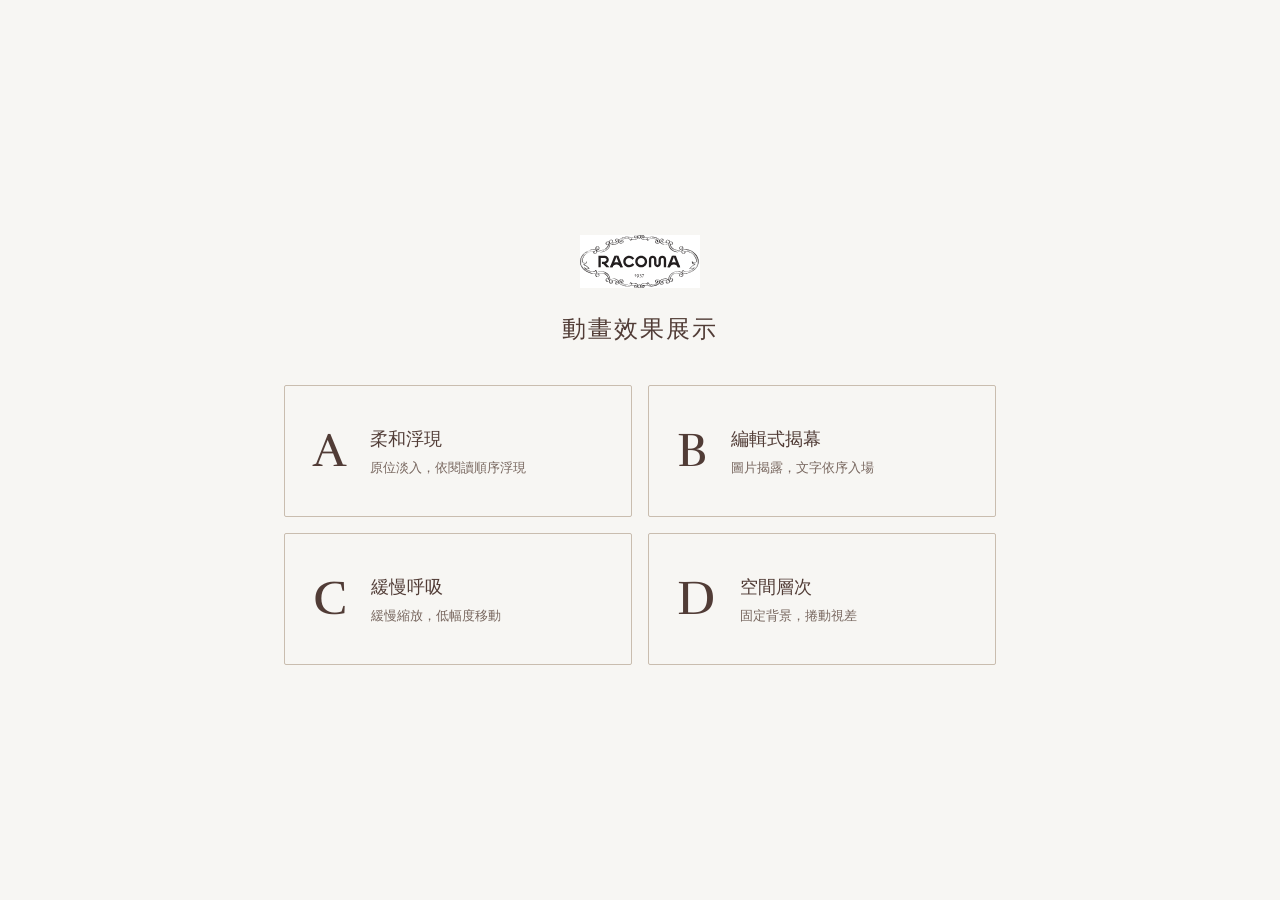
<file: versions.html>
<!doctype html>
<html lang="zh-Hant">
<head>
  <meta charset="utf-8">
  <meta name="viewport" content="width=device-width,initial-scale=1">
  <title>RACOMA · 動畫效果展示</title>
  <style>
    @font-face{font-family:"IBM Plex Sans";src:url("assets/fonts/ibm-plex-sans-400.ttf") format("truetype");font-weight:400;font-display:swap}
    @font-face{font-family:"Rufina";src:url("assets/fonts/rufina-400.ttf") format("truetype");font-weight:400;font-display:swap}
    *{box-sizing:border-box}
    body{margin:0;min-height:100vh;min-height:100svh;display:grid;place-items:center;background:#f7f6f3;color:#513c36;font-family:"IBM Plex Sans","Microsoft JhengHei",sans-serif}
    main{width:min(760px,100%);padding:56px 24px}
    header{text-align:center;margin-bottom:40px}
    .logo{display:block;width:120px;height:auto;margin:0 auto 24px}
    h1{margin:0;font-size:24px;font-weight:400;letter-spacing:2px}
    nav{display:grid;grid-template-columns:repeat(2,minmax(0,1fr));gap:16px}
    .version{display:flex;align-items:center;gap:24px;min-height:132px;padding:24px 28px;border:1px solid #c9bdaf;border-radius:2px;color:inherit;text-decoration:none;background:transparent;transition:background-color .2s,border-color .2s}
    .letter{font:400 48px/1 "Rufina",serif}
    .name{display:block;font-size:18px;line-height:1.5}
    .description{display:block;margin-top:6px;color:#77665e;font-size:13px;line-height:1.5}
    .version:hover{background:#eeeae3;border-color:#513c36}
    .version:focus-visible{outline:2px solid #513c36;outline-offset:5px}
    @media(max-width:520px){main{padding:40px 24px}header{margin-bottom:28px}nav{grid-template-columns:1fr;gap:12px}.version{min-height:104px;padding:20px 24px}.letter{font-size:40px}}
    @media(prefers-reduced-motion:reduce){.version{transition:none}}
  </style>
</head>
<body>
  <main>
    <header>
      <img class="logo" src="assets/logo-dark.svg" alt="RACOMA">
      <h1>動畫效果展示</h1>
    </header>
    <nav aria-label="動畫版本">
      <a class="version" href="animation-a.html"><span class="letter">A</span><span><span class="name">柔和浮現</span><span class="description">原位淡入，依閱讀順序浮現</span></span></a>
      <a class="version" href="animation-b.html"><span class="letter">B</span><span><span class="name">編輯式揭幕</span><span class="description">圖片揭露，文字依序入場</span></span></a>
      <a class="version" href="animation-c.html"><span class="letter">C</span><span><span class="name">緩慢呼吸</span><span class="description">緩慢縮放，低幅度移動</span></span></a>
      <a class="version" href="animation-d.html"><span class="letter">D</span><span><span class="name">空間層次</span><span class="description">固定背景，捲動視差</span></span></a>
    </nav>
  </main>
</body>
</html>
</file>
<file: hero-carousel.css>
.hero{touch-action:pan-y pinch-zoom}
.hero::after{content:"";position:absolute;inset:0 0 auto;height:120px;background:linear-gradient(180deg,rgba(0,0,0,.25),transparent);z-index:2;pointer-events:none}
.hero-copy{z-index:2}
.hero-copy h1{text-shadow:0 1px 6px rgba(0,0,0,.65)}
.hero-carousel-outgoing,.hero-carousel-incoming{position:absolute;inset:0;z-index:1;pointer-events:none}
.hero-carousel-incoming{transform-origin:center bottom}
.dot:focus-visible{outline:2px solid var(--ink);outline-offset:5px}
.dot{position:relative;overflow:hidden;transition:width .35s ease,background-color .35s ease}
.dot.active{background:rgba(179,183,185,.65)}
.dot-progress{position:absolute;inset:0;background:#fff;border-radius:inherit;transform:scaleX(0);transform-origin:left center;pointer-events:none}
.dot:not(.active) .dot-progress{visibility:hidden}
@media(prefers-reduced-motion:reduce){.dot{transition:none}}
</file>
<file: motion-presets.css>
/* Presets affect paint only. data-motion-theme on a region overrides the page. */
.reveal{transition:none}
.nav{transition:background-color .3s ease,box-shadow .3s ease}
.nav-logo{transition:opacity .3s ease}
.lang{transition:color .3s ease,border-color .3s ease}
.story-photo,.product-image,.collection-photo{position:relative;overflow:hidden}
.motion-image-c::before,.motion-image-d::before{content:"";position:absolute;inset:0;background:inherit;pointer-events:none}
.hero.motion-image-a::before,.hero.motion-image-b::before{content:"";position:absolute;inset:0;background:inherit;pointer-events:none}
.hero.motion-image-a::before{background:var(--paper);opacity:0}
.hero.motion-image-b::before{background:var(--paper);clip-path:inset(0 0 0 100%)}
.hero.motion-image-d::before{content:none}
.hero.motion-pending-a::before{opacity:1}
.hero.motion-pending-b::before{clip-path:inset(0)}
.motion-image-c::before{transform-origin:var(--origin,45% 60%);transform:scale(1.14) translate(var(--drift-x,-1.2%),var(--drift-y,.8%))}
.motion-image-d::before{transform:translateY(var(--motion-parallax,0px)) scale(1.08)}
.hero.motion-image-d{clip-path:inset(0)}
.fixed-photo-layer{position:fixed;inset:0;background:inherit;background-size:cover;pointer-events:none}
.material[data-motion-theme="a"]{transition:border-color .35s ease}
.material[data-motion-theme="b"] .material-text{position:relative}
.material[data-motion-theme="b"] .material-text::after{content:"";position:absolute;bottom:6px;left:16px;right:16px;height:1px;background:var(--ink);transform:scaleX(0);transform-origin:left;transition:transform .4s ease}
.material[data-motion-theme="c"]{box-shadow:0 0 0 0 var(--gray,#949da1);transition:box-shadow .35s cubic-bezier(.22,1,.36,1),transform .35s cubic-bezier(.22,1,.36,1),background-color .35s ease}
.fabric-swap{position:absolute;inset:0;background:inherit;pointer-events:none}
.material{cursor:pointer}
.material h3,.material p{transition:color .35s ease}
.material:focus-visible{outline:2px solid var(--ink);outline-offset:2px}
.material[data-motion-theme="c"] .material-image img{transition:transform 1.4s cubic-bezier(.22,1,.36,1)}
@media(hover:hover) and (pointer:fine){
  .material[data-motion-theme="a"]:hover{border-color:var(--ink)}
  .material[data-motion-theme="b"]:hover .material-text::after{transform:scaleX(1)}
  .material[data-motion-theme="c"]:hover{box-shadow:4px 4px 0 0 var(--gray,#949da1);transform:translate(-4px,-4px)}
  .material[data-motion-theme="c"]:hover .material-image img{transform:scale(1.045)}
}
@media(max-width:700px){.fixed-photo-layer{position:absolute;inset:0}}
@media(prefers-reduced-motion:reduce){
  .nav,.nav-logo,.lang,.material,.material-image img,.material-text::after{transition:none!important}
  .motion-image-c::before,.motion-image-d::before{display:none}
  .hero.motion-image-a::before,.hero.motion-image-b::before{display:none}
  .fixed-photo-layer{display:none}
  .hero.motion-image-d{clip-path:none}
  .material[data-motion-theme="c"]:hover .material-image img{transform:none}
}
</file>
